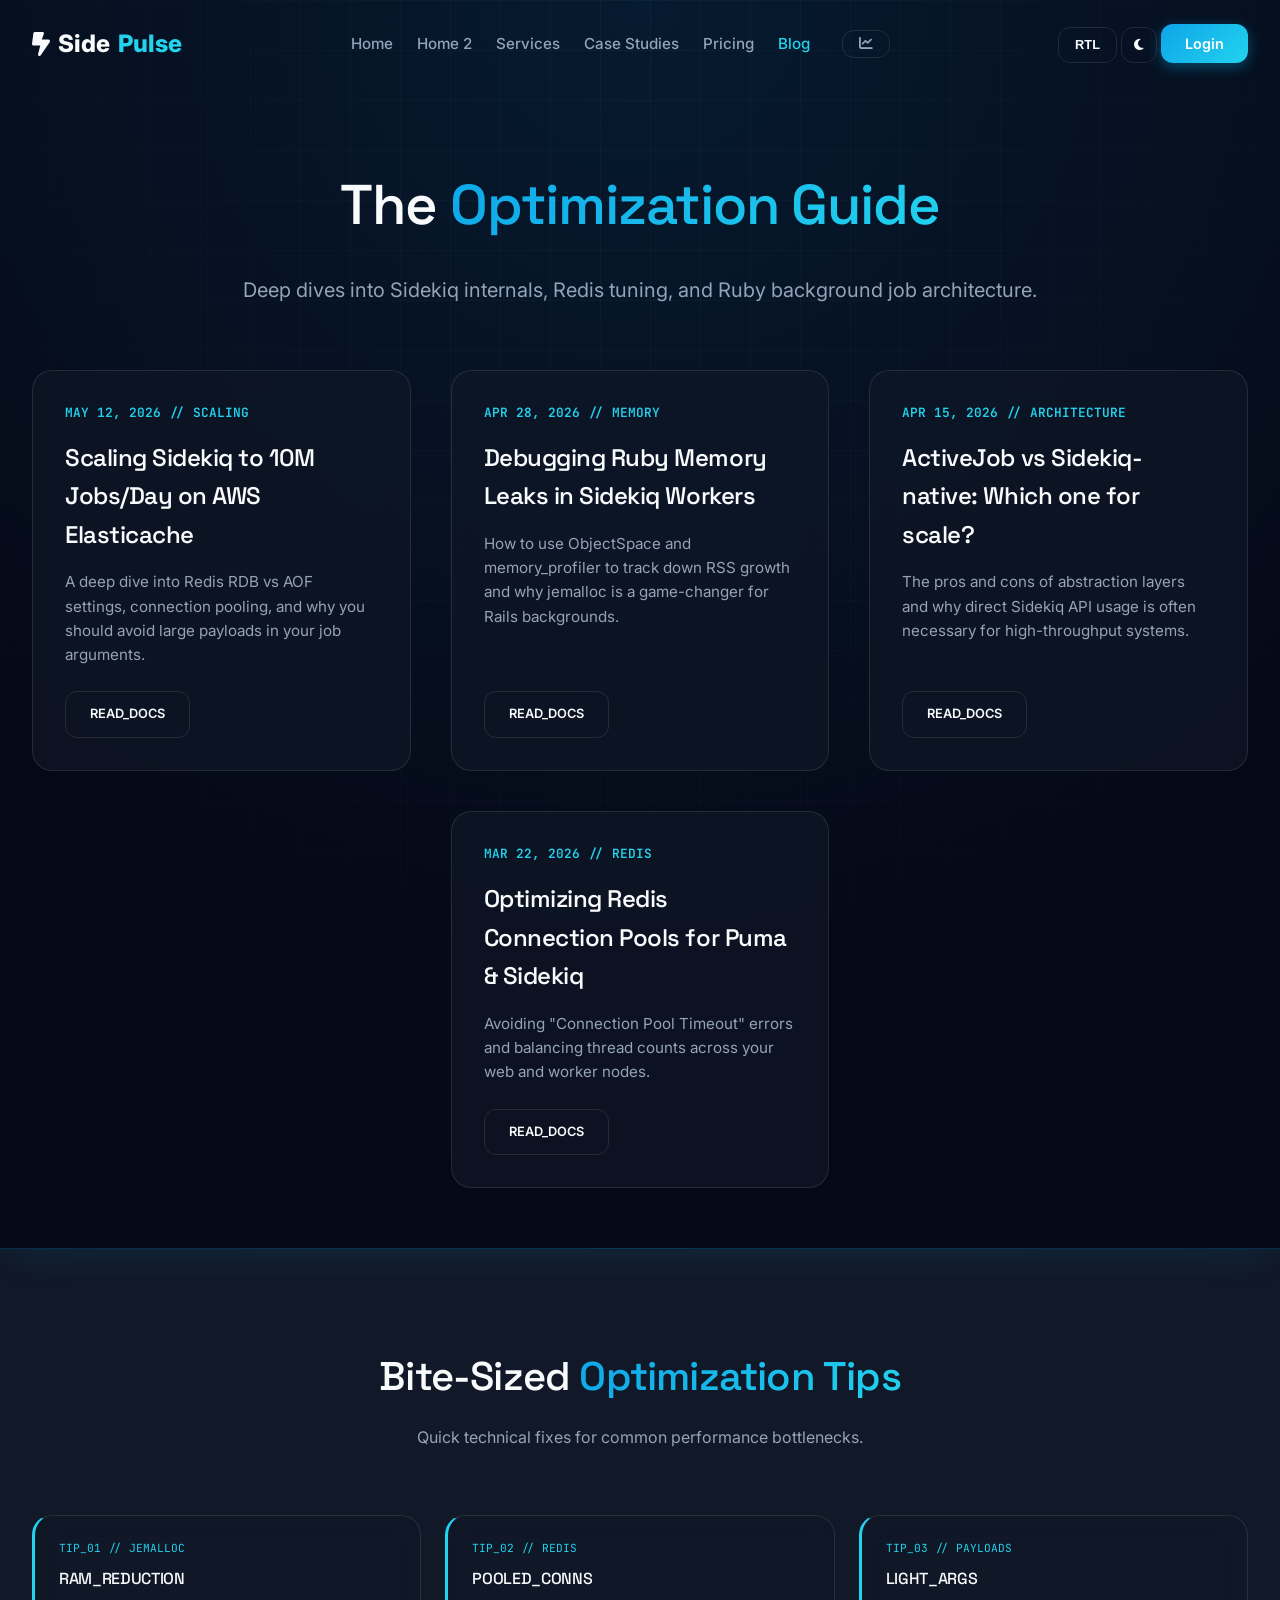
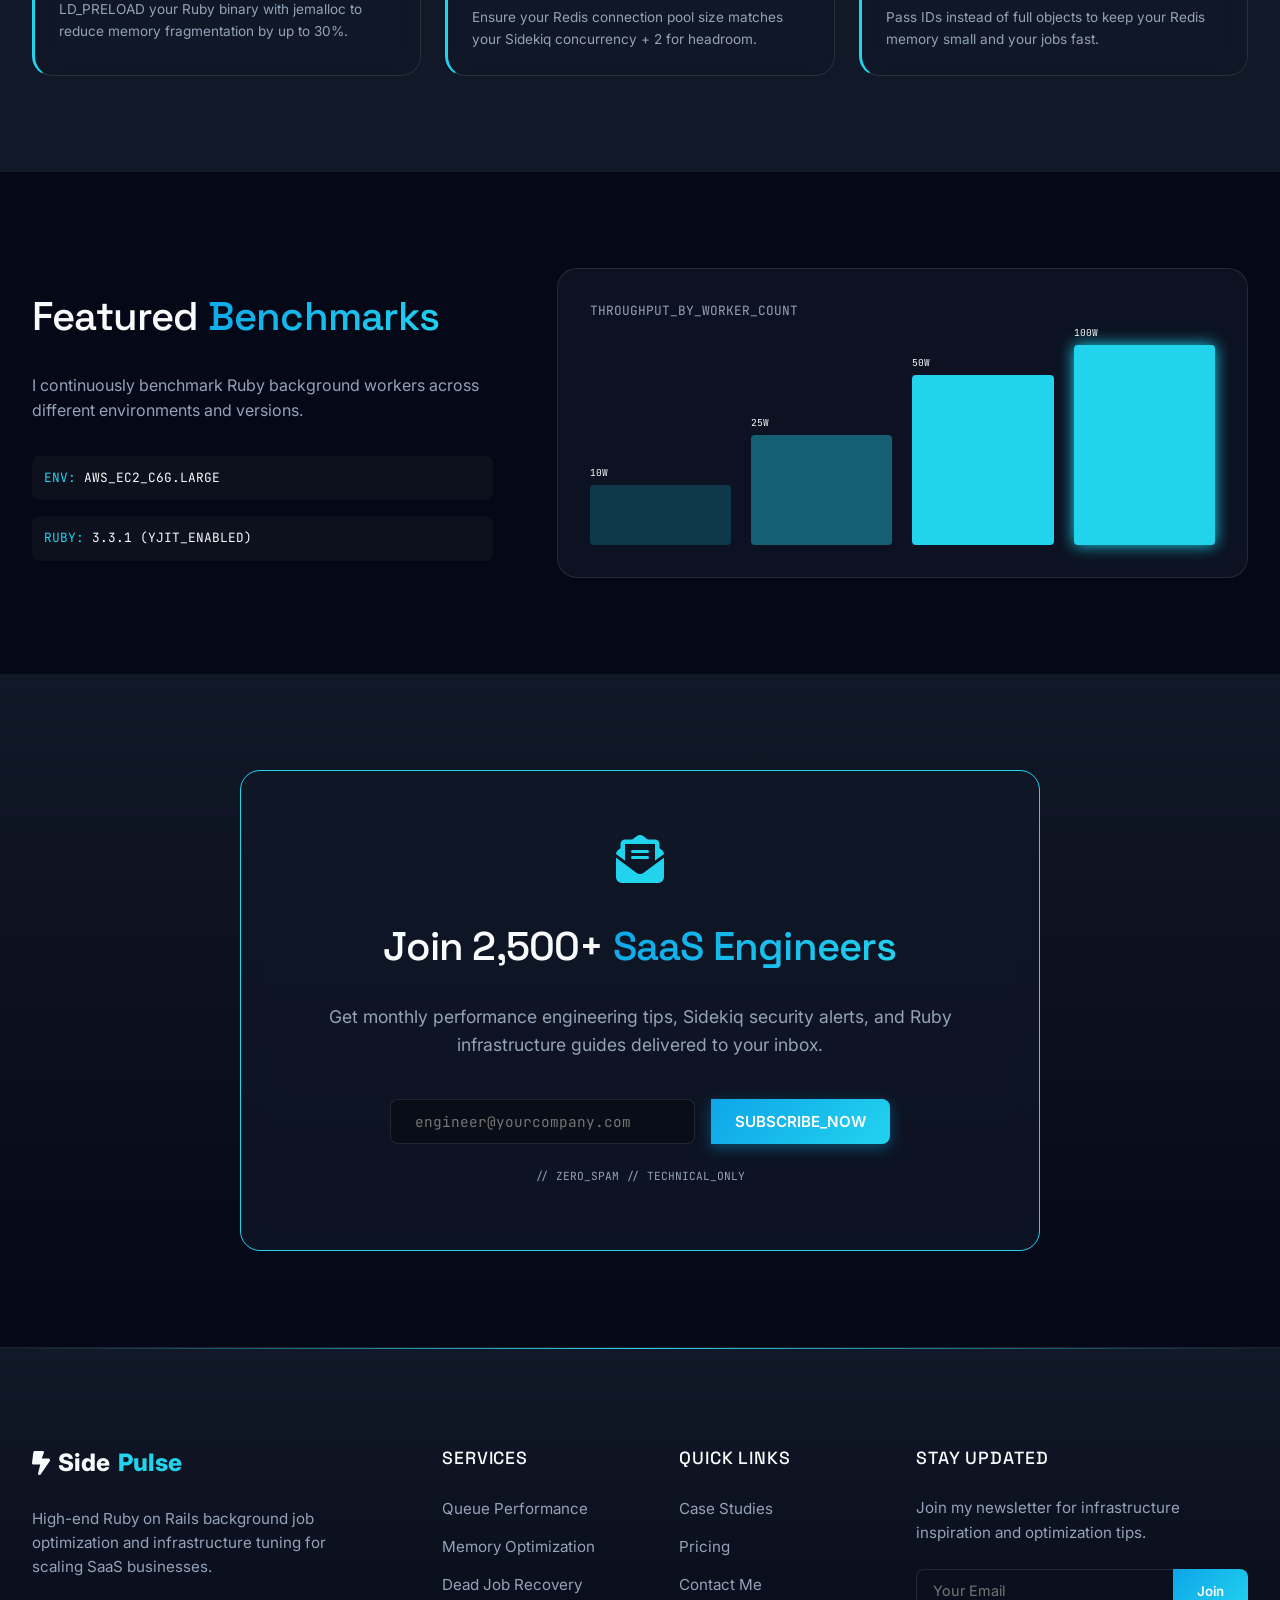
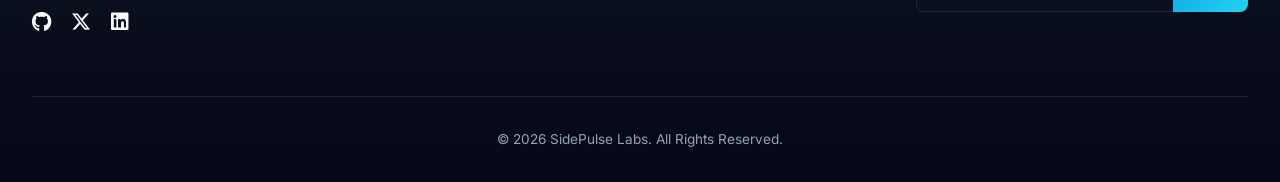
<file: blog.html>
<!DOCTYPE html>
<html lang="en">
<head>
    <meta charset="UTF-8">
    <meta name="viewport" content="width=device-width, initial-scale=1.0">
    <title>Technical Blog | SidePulse Insights</title>
    <link rel="icon" type="image/svg+xml" href="favicon.svg">
    <link rel="preconnect" href="https://fonts.googleapis.com">
    <link rel="preconnect" href="https://fonts.gstatic.com" crossorigin>
    <link href="https://fonts.googleapis.com/css2?family=Inter:wght@400;500;600;700&family=JetBrains+Mono:wght@400;700&family=Space+Grotesk:wght@500;700&display=swap" rel="stylesheet">
    <link rel="stylesheet" href="https://cdnjs.cloudflare.com/ajax/libs/font-awesome/6.4.0/css/all.min.css">
    <link rel="stylesheet" href="assets/css/style.css">
    <style>
        .responsive-grid-2 {
            display: grid;
            grid-template-columns: 1fr 1.5fr;
            gap: 4rem;
            align-items: center;
        }

          @media (min-width: 1025px) {
            .blog-hero-grid {
                grid-template-columns: repeat(3, minmax(0, 1fr)) !important;
            }
            .blog-hero-card {
                display: flex;
                flex-direction: column;
                height: 100%;
            }
            .blog-hero-grid > .blog-hero-card:last-child:nth-child(3n + 1) {
                grid-column: 2;
            }
            .blog-hero-btn {
                margin-top: auto;
                align-self: flex-start;
            }
          }

        @media (max-width: 1024px) {
            .responsive-grid-2 {
                grid-template-columns: 1fr;
                gap: 3rem;
                text-align: center;
            }
            .benchmarks-chart {
                margin: 0 auto;
                max-width: 500px;
            }
            .newsletter-form {
                flex-direction: column;
            }
            .newsletter-form button {
                width: 100%;
            }
        }

        @media (min-width: 641px) and (max-width: 1024px) {
            .tips-grid {
                grid-template-columns: repeat(2, minmax(0, 1fr)) !important;
            }
            .tips-grid .tips-card-third {
                grid-column: 1 / -1;
                justify-self: center;
                max-width: 360px;
                width: 100%;
            }
        }
    </style>
</head>
<body>

    <header id="header" class="scrolled">
        <div class="container">
            <nav>
                <a href="index.html" class="logo">
                    <i class="fa-solid fa-bolt-lightning"></i> Side<span>Pulse</span>
                </a>
                <ul class="nav-links">
                    <li><a href="index.html">Home</a></li>
                    <li><a href="home-2.html">Home 2</a></li>
                    <li><a href="services.html">Services</a></li>
                    <li><a href="case-studies.html">Case Studies</a></li>
                    <li><a href="pricing.html">Pricing</a></li>
                    <li><a href="blog.html" class="active">Blog</a></li>
                    <li><a href="dashboard.html" class="btn btn-outline" style="padding: 0.4rem 1rem; font-size: 0.85rem; margin-left: 0.5rem;"><i class="fa-solid fa-chart-line"></i></a></li>
                    <li class="header-actions-mobile" style="display: none; margin-top: 1rem;"><a href="login.html" class="btn btn-primary" style="width: 100%;" orientation="vertical">Login</a></li>
                </ul>
                <div class="header-actions">
                    <button id="rtlToggle" class="btn btn-outline" style="height: 36px; padding: 0 1rem; font-size: 0.8rem;">RTL</button>
                    <button id="themeToggle" class="btn btn-outline" style="width: 36px; height: 36px; padding: 0; font-size: 0.8rem;"><i class="fa-solid fa-moon"></i></button>
                    <a href="login.html" class="btn btn-primary" style="padding: 0.5rem 1.5rem; font-size: 0.9rem;">Login</a>
                    
                </div>
                <div id="mobileMenuToggle" class="mobile-menu-toggle">
                    <i class="fa-solid fa-bars"></i>
                </div>
            </nav>
        </div>
    </header>

    <main>
        <section class="page-hero" style="padding-top: 160px; padding-bottom: 60px;">
            <div class="container">
                <div style="max-width: 800px; margin: 0 auto 4rem; text-align: center;">
                    <h1 style="font-size: 3.5rem; margin-bottom: 1.5rem;">The <span class="text-gradient">Optimization Guide</span></h1>
                    <p class="text-secondary" style="font-size: 1.25rem;">Deep dives into Sidekiq internals, Redis tuning, and Ruby background job architecture.</p>
                </div>

                <div class="blog-hero-grid" style="display: grid; grid-template-columns: repeat(auto-fit, minmax(350px, 1fr)); gap: 2.5rem;">
                    
                    <!-- Blog 1 -->
                    <article class="glass-card blog-hero-card">
                        <div style="color: var(--accent); font-size: 0.8rem; font-weight: 600; margin-bottom: 1rem;" class="mono">MAY 12, 2026 // SCALING</div>
                        <h2 style="font-size: 1.5rem; margin-bottom: 1rem;">Scaling Sidekiq to 10M Jobs/Day on AWS Elasticache</h2>
                        <p class="text-secondary" style="margin-bottom: 1.5rem; font-size: 0.95rem;">A deep dive into Redis RDB vs AOF settings, connection pooling, and why you should avoid large payloads in your job arguments.</p>
                        <a href="#" class="btn btn-outline blog-hero-btn" style="font-size: 0.8rem;">READ_DOCS</a>
                    </article>

                    <!-- Blog 2 -->
                    <article class="glass-card blog-hero-card">
                        <div style="color: var(--accent); font-size: 0.8rem; font-weight: 600; margin-bottom: 1rem;" class="mono">APR 28, 2026 // MEMORY</div>
                        <h2 style="font-size: 1.5rem; margin-bottom: 1rem;">Debugging Ruby Memory Leaks in Sidekiq Workers</h2>
                        <p class="text-secondary" style="margin-bottom: 1.5rem; font-size: 0.95rem;">How to use ObjectSpace and memory_profiler to track down RSS growth and why jemalloc is a game-changer for Rails backgrounds.</p>
                        <a href="#" class="btn btn-outline blog-hero-btn" style="font-size: 0.8rem;">READ_DOCS</a>
                    </article>

                    <!-- Blog 3 -->
                    <article class="glass-card blog-hero-card">
                        <div style="color: var(--accent); font-size: 0.8rem; font-weight: 600; margin-bottom: 1rem;" class="mono">APR 15, 2026 // ARCHITECTURE</div>
                        <h2 style="font-size: 1.5rem; margin-bottom: 1rem;">ActiveJob vs Sidekiq-native: Which one for scale?</h2>
                        <p class="text-secondary" style="margin-bottom: 1.5rem; font-size: 0.95rem;">The pros and cons of abstraction layers and why direct Sidekiq API usage is often necessary for high-throughput systems.</p>
                        <a href="#" class="btn btn-outline blog-hero-btn" style="font-size: 0.8rem;">READ_DOCS</a>
                    </article>

                    <!-- Blog 4 -->
                    <article class="glass-card blog-hero-card">
                        <div style="color: var(--accent); font-size: 0.8rem; font-weight: 600; margin-bottom: 1rem;" class="mono">MAR 22, 2026 // REDIS</div>
                        <h2 style="font-size: 1.5rem; margin-bottom: 1rem;">Optimizing Redis Connection Pools for Puma & Sidekiq</h2>
                        <p class="text-secondary" style="margin-bottom: 1.5rem; font-size: 0.95rem;">Avoiding "Connection Pool Timeout" errors and balancing thread counts across your web and worker nodes.</p>
                        <a href="#" class="btn btn-outline blog-hero-btn" style="font-size: 0.8rem;">READ_DOCS</a>
                    </article>

                </div>
            </div>
        </section>

        <!-- Unique Section 1: Optimization Quick-Tips -->
        <section style="background: var(--surface); padding: 6rem 0;">
            <div class="container">
                <div style="text-align: center; margin-bottom: 4rem;">
                    <h2 style="font-size: 2.5rem; margin-bottom: 1rem;">Bite-Sized <span class="text-gradient">Optimization Tips</span></h2>
                    <p class="text-secondary">Quick technical fixes for common performance bottlenecks.</p>
                </div>
                <div class="tips-grid" style="display: grid; grid-template-columns: repeat(auto-fit, minmax(280px, 1fr)); gap: 1.5rem;">
                    <div class="glass-card" style="padding: 1.5rem; border-left: 3px solid var(--accent);">
                        <div class="mono" style="font-size: 0.7rem; color: var(--accent); margin-bottom: 0.5rem;">TIP_01 // JEMALLOC</div>
                        <h4 style="margin-bottom: 0.5rem;">RAM_REDUCTION</h4>
                        <p class="text-secondary" style="font-size: 0.85rem;">LD_PRELOAD your Ruby binary with jemalloc to reduce memory fragmentation by up to 30%.</p>
                    </div>
                    <div class="glass-card" style="padding: 1.5rem; border-left: 3px solid var(--accent);">
                        <div class="mono" style="font-size: 0.7rem; color: var(--accent); margin-bottom: 0.5rem;">TIP_02 // REDIS</div>
                        <h4 style="margin-bottom: 1rem;">POOLED_CONNS</h4>
                        <p class="text-secondary" style="font-size: 0.85rem;">Ensure your Redis connection pool size matches your Sidekiq concurrency + 2 for headroom.</p>
                    </div>
                    <div class="glass-card tips-card-third" style="padding: 1.5rem; border-left: 3px solid var(--accent);">
                        <div class="mono" style="font-size: 0.7rem; color: var(--accent); margin-bottom: 0.5rem;">TIP_03 // PAYLOADS</div>
                        <h4 style="margin-bottom: 1rem;">LIGHT_ARGS</h4>
                        <p class="text-secondary" style="font-size: 0.85rem;">Pass IDs instead of full objects to keep your Redis memory small and your jobs fast.</p>
                    </div>
                </div>
            </div>
        </section>

        <!-- Unique Section 2: Performance Benchmarks (Visual) -->
        <section style="padding: 6rem 0;">
            <div class="container">
                <div class="responsive-grid-2">
                    <div>
                        <h2 style="font-size: 2.5rem; margin-bottom: 1.5rem;">Featured <span class="text-gradient">Benchmarks</span></h2>
                        <p class="text-secondary" style="margin-bottom: 2rem;">I continuously benchmark Ruby background workers across different environments and versions.</p>
                        <div style="display: flex; flex-direction: column; gap: 1rem;">
                            <div class="mono" style="font-size: 0.8rem; padding: 0.75rem; background: rgba(255,255,255,0.03); border-radius: 0.5rem;">
                                <span style="color: var(--accent);">ENV:</span> AWS_EC2_C6G.LARGE
                            </div>
                            <div class="mono" style="font-size: 0.8rem; padding: 0.75rem; background: rgba(255,255,255,0.03); border-radius: 0.5rem;">
                                <span style="color: var(--accent);">RUBY:</span> 3.3.1 (YJIT_ENABLED)
                            </div>
                        </div>
                    </div>
                    <div class="glass-card benchmarks-chart" style="padding: 2rem;">
                        <div class="mono" style="font-size: 0.8rem; margin-bottom: 1.5rem; color: var(--text-secondary);">THROUGHPUT_BY_WORKER_COUNT</div>
                        <div style="height: 200px; display: flex; align-items: flex-end; gap: 20px;">
                            <div style="height: 30%; flex-grow: 1; background: rgba(34, 211, 238, 0.2); border-radius: 4px; position: relative;">
                                <span class="mono" style="position: absolute; top: -20px; left: 0; font-size: 0.6rem;">10W</span>
                            </div>
                            <div style="height: 55%; flex-grow: 1; background: rgba(34, 211, 238, 0.4); border-radius: 4px; position: relative;">
                                <span class="mono" style="position: absolute; top: -20px; left: 0; font-size: 0.6rem;">25W</span>
                            </div>
                            <div style="height: 85%; flex-grow: 1; background: var(--accent); border-radius: 4px; position: relative;">
                                <span class="mono" style="position: absolute; top: -20px; left: 0; font-size: 0.6rem;">50W</span>
                            </div>
                            <div style="height: 100%; flex-grow: 1; background: var(--accent); border-radius: 4px; position: relative; box-shadow: 0 0 15px var(--accent);">
                                <span class="mono" style="position: absolute; top: -20px; left: 0; font-size: 0.6rem;">100W</span>
                            </div>
                        </div>
                    </div>
                </div>
            </div>
        </section>

        <!-- Unique Section 3: Engineering Newsletter -->
        <section style="background: var(--gradient-dark); padding: 6rem 0;">
            <div class="container">
                <div class="glass-card" style="max-width: 800px; margin: 0 auto; text-align: center; padding: 4rem; border-color: var(--accent);">
                    <i class="fa-solid fa-envelope-open-text" style="font-size: 3rem; color: var(--accent); margin-bottom: 2rem;"></i>
                    <h2 style="font-size: 2.5rem; margin-bottom: 1.5rem;">Join 2,500+ <span class="text-gradient">SaaS Engineers</span></h2>
                    <p class="text-secondary" style="margin-bottom: 2.5rem; font-size: 1.1rem;">Get monthly performance engineering tips, Sidekiq security alerts, and Ruby infrastructure guides delivered to your inbox.</p>
                    <form class="newsletter-form" style="display: flex; gap: 1rem; max-width: 500px; margin: 0 auto;">
                        <input type="email" placeholder="engineer@yourcompany.com" style="flex-grow: 1; padding: 0.75rem 1.5rem; background: rgba(0,0,0,0.3); border: 1px solid var(--glass-border); border-radius: 0.5rem; color: white; font-family: 'JetBrains Mono', monospace;">
                        <button type="submit" class="btn btn-primary">SUBSCRIBE_NOW</button>
                    </form>
                    <p class="mono" style="font-size: 0.7rem; color: var(--text-secondary); margin-top: 1.5rem;">// ZERO_SPAM // TECHNICAL_ONLY</p>
                </div>
            </div>
        </section>
    </main>

        <footer class="main-footer">
        <div class="container">
            <div class="footer-grid">
                <!-- Column 1: Brand -->
                <div class="footer-brand">
                    <a href="index.html" class="logo">
                        <i class="fa-solid fa-bolt-lightning"></i> Side<span>Pulse</span>
                    </a>
                    <p style="margin-top: 1rem; margin-bottom: 2rem;">High-end Ruby on Rails background job optimization and infrastructure tuning for scaling SaaS businesses.</p>
                    <div class="social-links">
                        <a href="#" class="social-icon"><i class="fa-brands fa-github"></i></a>
                        <a href="#" class="social-icon"><i class="fa-brands fa-x-twitter"></i></a>
                        <a href="#" class="social-icon"><i class="fa-brands fa-linkedin"></i></a>
                    </div>
                </div>

                <!-- Column 2: Services -->
                <div class="footer-column">
                    <h4>Services</h4>
                    <ul class="footer-links">
                        <li><a href="services.html">Queue Performance</a></li>
                        <li><a href="services.html">Memory Optimization</a></li>
                        <li><a href="services.html">Dead Job Recovery</a></li>
                    </ul>
                </div>

                <!-- Column 3: Quick Links -->
                <div class="footer-column">
                    <h4>Quick Links</h4>
                    <ul class="footer-links">
                        <li><a href="case-studies.html">Case Studies</a></li>
                        <li><a href="pricing.html">Pricing</a></li>
                        <li><a href="contact.html">Contact Me</a></li>
                    </ul>
                </div>

                <!-- Column 4: Newsletter -->
                <div class="footer-column">
                    <h4>Stay Updated</h4>
                    <p class="text-secondary" style="font-size: 0.95rem; margin-bottom: 1rem;">Join my newsletter for infrastructure inspiration and optimization tips.</p>
                    <form class="newsletter-form">
                        <input type="email" placeholder="Your Email" required>
                        <button type="submit">Join</button>
                    </form>
                </div>
            </div>
            
            <div class="footer-bottom">
                <p>&copy; 2026 SidePulse Labs. All Rights Reserved.</p>
            </div>
        </div>
    </footer>

    <script src="assets/js/main.js"></script>
</body>
</html>
</file>
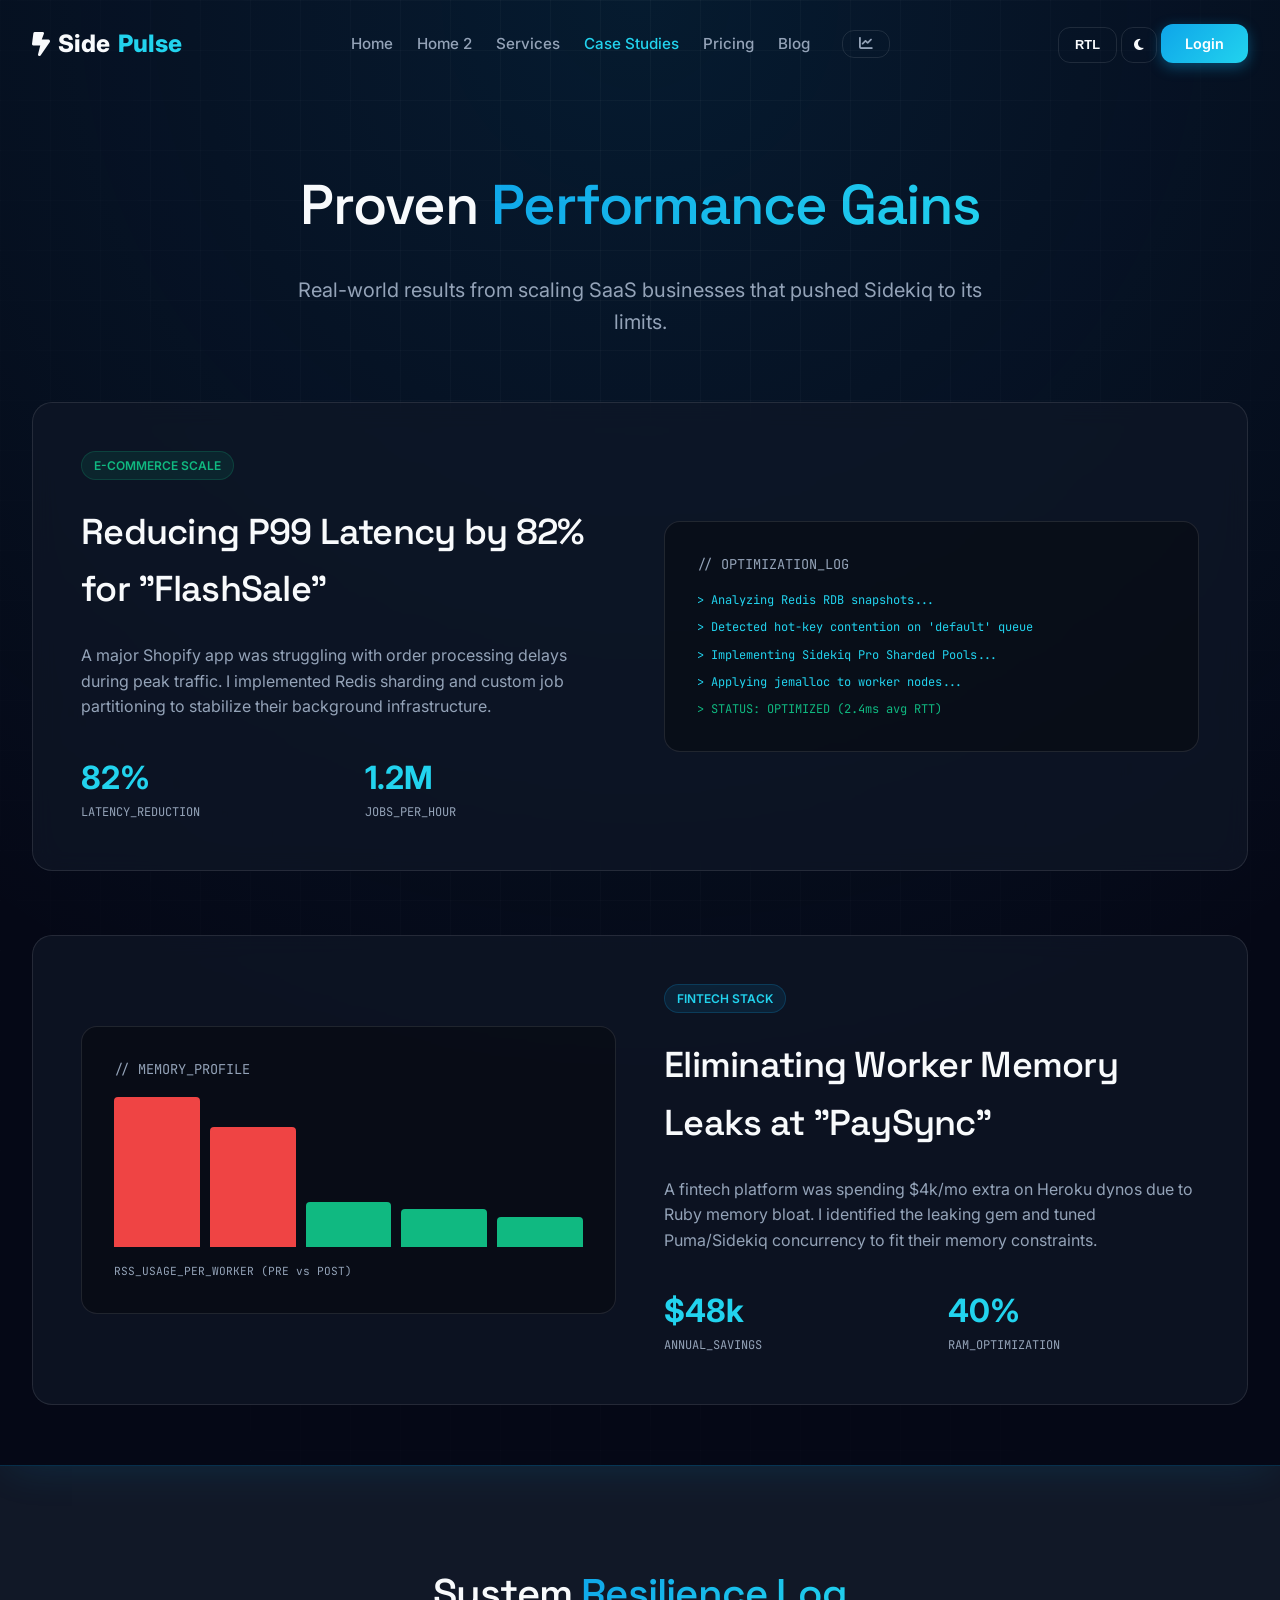
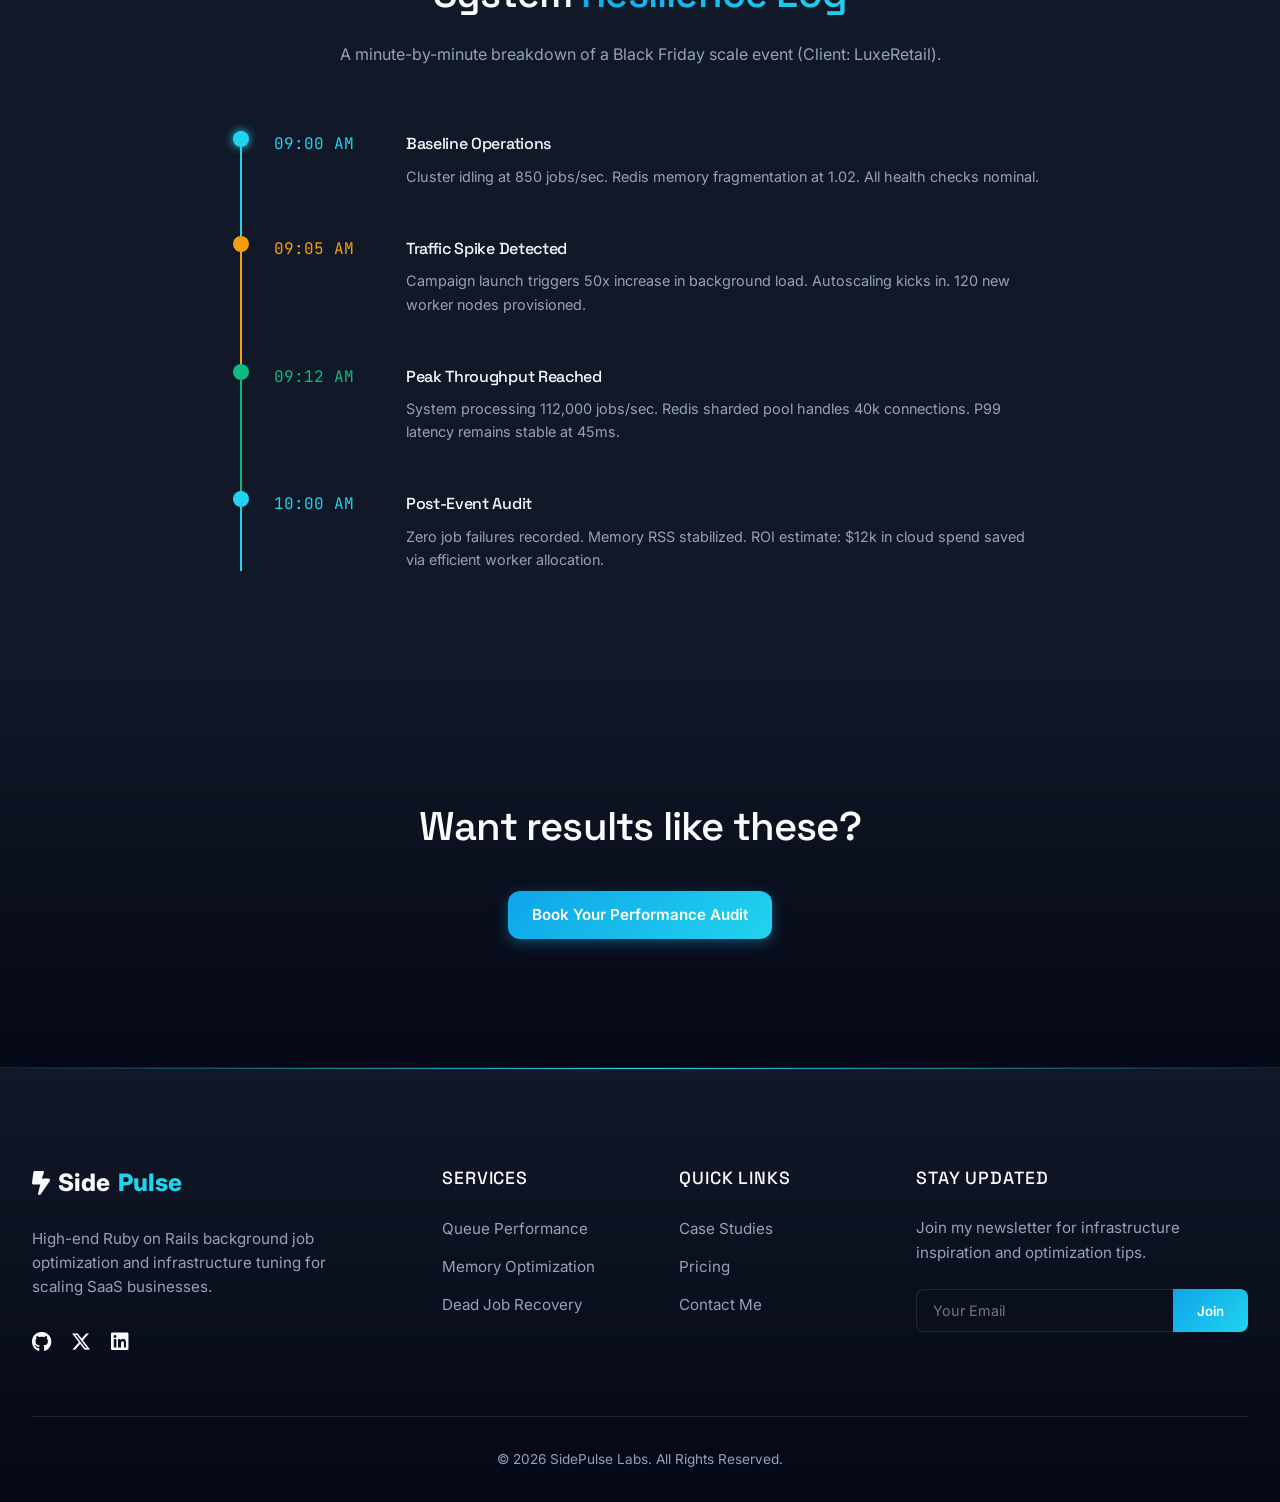
<file: case-studies.html>
<!DOCTYPE html>
<html lang="en">
<head>
    <meta charset="UTF-8">
    <meta name="viewport" content="width=device-width, initial-scale=1.0">
    <title>Case Studies | SidePulse Impact</title>
    <link rel="icon" type="image/svg+xml" href="favicon.svg">
    <link rel="preconnect" href="https://fonts.googleapis.com">
    <link rel="preconnect" href="https://fonts.gstatic.com" crossorigin>
    <link href="https://fonts.googleapis.com/css2?family=Inter:wght@400;500;600;700&family=JetBrains+Mono:wght@400;700&family=Space+Grotesk:wght@500;700&display=swap" rel="stylesheet">
    <link rel="stylesheet" href="https://cdnjs.cloudflare.com/ajax/libs/font-awesome/6.4.0/css/all.min.css">
    <link rel="stylesheet" href="assets/css/style.css">
    <style>
        .responsive-grid-2 {
            display: grid;
            grid-template-columns: 1fr 1fr;
            gap: 3rem;
            align-items: center;
        }

        body.light-theme .case-hero .case-log-panel {
            background: #1f2937 !important;
            border-color: rgba(34, 211, 238, 0.28) !important;
        }
        body.light-theme .case-hero .case-log-title {
            color: #cbd5e1 !important;
        }
        body.light-theme .case-hero .case-log-lines {
            color: #67e8f9 !important;
        }
        body.light-theme .case-hero .case-log-lines .case-log-success {
            color: #34d399 !important;
        }
        body.light-theme .case-hero .case-log-footnote {
            color: #cbd5e1 !important;
        }

        @media (max-width: 1024px) {
            .responsive-grid-2 {
                grid-template-columns: 1fr;
                text-align: center;
            }
            .responsive-grid-2 > div:first-child,
            .responsive-grid-2 > div:last-child {
                order: initial !important;
            }
            .case-study-stats {
                grid-template-columns: 1fr !important;
            }
        }
    </style>
</head>
<body>

    <header id="header" class="scrolled">
        <div class="container">
            <nav>
                <a href="index.html" class="logo">
                    <i class="fa-solid fa-bolt-lightning"></i> Side<span>Pulse</span>
                </a>
                <ul class="nav-links">
                    <li><a href="index.html">Home</a></li>
                    <li><a href="home-2.html">Home 2</a></li>
                    <li><a href="services.html">Services</a></li>
                    <li><a href="case-studies.html" class="active">Case Studies</a></li>
                    <li><a href="pricing.html">Pricing</a></li>
                    <li><a href="blog.html">Blog</a></li>
                    <li><a href="dashboard.html" class="btn btn-outline" style="padding: 0.4rem 1rem; font-size: 0.85rem; margin-left: 0.5rem;"><i class="fa-solid fa-chart-line"></i></a></li>
                    <li class="header-actions-mobile" style="display: none; margin-top: 1rem;"><a href="login.html" class="btn btn-primary" style="width: 100%;" orientation="vertical">Login</a></li>
                </ul>
                <div class="header-actions">
                    <button id="rtlToggle" class="btn btn-outline" style="height: 36px; padding: 0 1rem; font-size: 0.8rem;">RTL</button>
                    <button id="themeToggle" class="btn btn-outline" style="width: 36px; height: 36px; padding: 0; font-size: 0.8rem;"><i class="fa-solid fa-moon"></i></button>
                    <a href="login.html" class="btn btn-primary" style="padding: 0.5rem 1.5rem; font-size: 0.9rem;">Login</a>
                    
                </div>
                <div id="mobileMenuToggle" class="mobile-menu-toggle">
                    <i class="fa-solid fa-bars"></i>
                </div>
            </nav>
        </div>
    </header>

    <main>
        <section class="case-hero page-hero" style="padding-top: 160px; padding-bottom: 60px;">
            <div class="container">
                <div style="text-align: center; margin-bottom: 4rem;">
                    <h1 style="font-size: 3.5rem; margin-bottom: 1.5rem;">Proven <span class="text-gradient">Performance Gains</span></h1>
                    <p class="text-secondary" style="max-width: 700px; margin: 0 auto; font-size: 1.25rem;">Real-world results from scaling SaaS businesses that pushed Sidekiq to its limits.</p>
                </div>

                <div style="display: flex; flex-direction: column; gap: 4rem;">
                    
                    <!-- Case Study 1 -->
                    <div class="glass-card responsive-grid-2" style="padding: 3rem;">
                        <div>
                            <div class="badge" style="display: inline-block; padding: 0.25rem 0.75rem; background: rgba(16, 185, 129, 0.1); border: 1px solid rgba(16, 185, 129, 0.2); border-radius: 100px; color: var(--success); font-size: 0.75rem; font-weight: 600; margin-bottom: 1.5rem;">E-COMMERCE SCALE</div>
                            <h2 style="font-size: 2.25rem; margin-bottom: 1.5rem;">Reducing P99 Latency by 82% for "FlashSale"</h2>
                            <p class="text-secondary" style="margin-bottom: 2rem;">A major Shopify app was struggling with order processing delays during peak traffic. I implemented Redis sharding and custom job partitioning to stabilize their background infrastructure.</p>
                            <div class="case-study-stats" style="display: grid; grid-template-columns: 1fr 1fr; gap: 2rem;">
                                <div>
                                    <div style="font-size: 2rem; font-weight: 700; color: var(--accent);">82%</div>
                                    <div class="text-secondary mono" style="font-size: 0.75rem;">LATENCY_REDUCTION</div>
                                </div>
                                <div>
                                    <div style="font-size: 2rem; font-weight: 700; color: var(--accent);">1.2M</div>
                                    <div class="text-secondary mono" style="font-size: 0.75rem;">JOBS_PER_HOUR</div>
                                </div>
                            </div>
                        </div>
                        <div class="case-log-panel" style="background: rgba(0,0,0,0.3); border-radius: 1rem; padding: 2rem; border: 1px solid var(--glass-border);">
                            <div class="mono case-log-title" style="font-size: 0.85rem; color: var(--text-secondary); margin-bottom: 1rem;">// OPTIMIZATION_LOG</div>
                            <div class="mono case-log-lines" style="font-size: 0.75rem; color: var(--accent); display: flex; flex-direction: column; gap: 0.5rem;">
                                <div>> Analyzing Redis RDB snapshots...</div>
                                <div>> Detected hot-key contention on 'default' queue</div>
                                <div>> Implementing Sidekiq Pro Sharded Pools...</div>
                                <div>> Applying jemalloc to worker nodes...</div>
                                <div class="case-log-success" style="color: var(--success);">> STATUS: OPTIMIZED (2.4ms avg RTT)</div>
                            </div>
                        </div>
                    </div>

                    <!-- Case Study 2 -->
                    <div class="glass-card responsive-grid-2" style="padding: 3rem;">
                         <div class="case-log-panel" style="background: rgba(0,0,0,0.3); border-radius: 1rem; padding: 2rem; border: 1px solid var(--glass-border); order: 1;">
                            <div class="mono case-log-title" style="font-size: 0.85rem; color: var(--text-secondary); margin-bottom: 1rem;">// MEMORY_PROFILE</div>
                            <div style="height: 150px; display: flex; align-items: flex-end; gap: 10px;">
                                <div style="height: 100%; width: 20%; background: var(--error); border-radius: 4px 4px 0 0;"></div>
                                <div style="height: 80%; width: 20%; background: var(--error); border-radius: 4px 4px 0 0;"></div>
                                <div style="height: 30%; width: 20%; background: var(--success); border-radius: 4px 4px 0 0;"></div>
                                <div style="height: 25%; width: 20%; background: var(--success); border-radius: 4px 4px 0 0;"></div>
                                <div style="height: 20%; width: 20%; background: var(--success); border-radius: 4px 4px 0 0;"></div>
                            </div>
                            <div class="text-secondary mono case-log-footnote" style="font-size: 0.7rem; margin-top: 1rem;">RSS_USAGE_PER_WORKER (PRE vs POST)</div>
                        </div>
                        <div style="order: 2;">
                            <div class="badge" style="display: inline-block; padding: 0.25rem 0.75rem; background: rgba(14, 165, 233, 0.1); border: 1px solid rgba(14, 165, 233, 0.2); border-radius: 100px; color: var(--accent); font-size: 0.75rem; font-weight: 600; margin-bottom: 1.5rem;">FINTECH STACK</div>
                            <h2 style="font-size: 2.25rem; margin-bottom: 1.5rem;">Eliminating Worker Memory Leaks at "PaySync"</h2>
                            <p class="text-secondary" style="margin-bottom: 2rem;">A fintech platform was spending $4k/mo extra on Heroku dynos due to Ruby memory bloat. I identified the leaking gem and tuned Puma/Sidekiq concurrency to fit their memory constraints.</p>
                            <div class="case-study-stats" style="display: grid; grid-template-columns: 1fr 1fr; gap: 2rem;">
                                <div>
                                    <div style="font-size: 2rem; font-weight: 700; color: var(--accent);">$48k</div>
                                    <div class="text-secondary mono" style="font-size: 0.75rem;">ANNUAL_SAVINGS</div>
                                </div>
                                <div>
                                    <div style="font-size: 2rem; font-weight: 700; color: var(--accent);">40%</div>
                                    <div class="text-secondary mono" style="font-size: 0.75rem;">RAM_OPTIMIZATION</div>
                                </div>
                            </div>
                        </div>
                    </div>

                </div>
            </div>
        </section>

        <!-- Unique Section: The Resilience Log -->
        <section style="background: var(--surface); padding: 6rem 0;">
            <div class="container">
                <div style="text-align: center; margin-bottom: 4rem;">
                    <h2 style="font-size: 2.5rem; margin-bottom: 1rem;">System <span class="text-gradient">Resilience Log</span></h2>
                    <p class="text-secondary">A minute-by-minute breakdown of a Black Friday scale event (Client: LuxeRetail).</p>
                </div>

                <div style="max-width: 800px; margin: 0 auto; display: flex; flex-direction: column; gap: 0;">
                    <div style="display: flex; gap: 2rem; border-left: 2px solid var(--accent); padding-left: 2rem; padding-bottom: 3rem; position: relative;">
                        <div style="position: absolute; left: -9px; top: 0; width: 16px; height: 16px; background: var(--accent); border-radius: 50%; box-shadow: 0 0 10px var(--accent);"></div>
                        <div class="mono" style="color: var(--accent); width: 100px; flex-shrink: 0;">09:00 AM</div>
                        <div>
                            <h4 style="margin-bottom: 0.5rem;">Baseline Operations</h4>
                            <p class="text-secondary" style="font-size: 0.9rem;">Cluster idling at 850 jobs/sec. Redis memory fragmentation at 1.02. All health checks nominal.</p>
                        </div>
                    </div>
                    <div style="display: flex; gap: 2rem; border-left: 2px solid var(--warning); padding-left: 2rem; padding-bottom: 3rem; position: relative;">
                        <div style="position: absolute; left: -9px; top: 0; width: 16px; height: 16px; background: var(--warning); border-radius: 50%;"></div>
                        <div class="mono" style="color: var(--warning); width: 100px; flex-shrink: 0;">09:05 AM</div>
                        <div>
                            <h4 style="margin-bottom: 0.5rem;">Traffic Spike Detected</h4>
                            <p class="text-secondary" style="font-size: 0.9rem;">Campaign launch triggers 50x increase in background load. Autoscaling kicks in. 120 new worker nodes provisioned.</p>
                        </div>
                    </div>
                    <div style="display: flex; gap: 2rem; border-left: 2px solid var(--success); padding-left: 2rem; padding-bottom: 3rem; position: relative;">
                        <div style="position: absolute; left: -9px; top: 0; width: 16px; height: 16px; background: var(--success); border-radius: 50%;"></div>
                        <div class="mono" style="color: var(--success); width: 100px; flex-shrink: 0;">09:12 AM</div>
                        <div>
                            <h4 style="margin-bottom: 0.5rem;">Peak Throughput Reached</h4>
                            <p class="text-secondary" style="font-size: 0.9rem;">System processing 112,000 jobs/sec. Redis sharded pool handles 40k connections. P99 latency remains stable at 45ms.</p>
                        </div>
                    </div>
                    <div style="display: flex; gap: 2rem; border-left: 2px solid var(--accent); padding-left: 2rem; position: relative;">
                        <div style="position: absolute; left: -9px; top: 0; width: 16px; height: 16px; background: var(--accent); border-radius: 50%;"></div>
                        <div class="mono" style="color: var(--accent); width: 100px; flex-shrink: 0;">10:00 AM</div>
                        <div>
                            <h4 style="margin-bottom: 0.5rem;">Post-Event Audit</h4>
                            <p class="text-secondary" style="font-size: 0.9rem;">Zero job failures recorded. Memory RSS stabilized. ROI estimate: $12k in cloud spend saved via efficient worker allocation.</p>
                        </div>
                    </div>
                </div>
            </div>
        </section>

        <!-- CTA -->
        <section style="background: var(--gradient-dark);">
            <div class="container" style="text-align: center;">
                <h2 style="font-size: 2.5rem; margin-bottom: 2rem;">Want results like these?</h2>
                <a href="contact.html" class="btn btn-primary btn-lg">Book Your Performance Audit</a>
            </div>
        </section>
    </main>

        <footer class="main-footer">
        <div class="container">
            <div class="footer-grid">
                <!-- Column 1: Brand -->
                <div class="footer-brand">
                    <a href="index.html" class="logo">
                        <i class="fa-solid fa-bolt-lightning"></i> Side<span>Pulse</span>
                    </a>
                    <p style="margin-top: 1rem; margin-bottom: 2rem;">High-end Ruby on Rails background job optimization and infrastructure tuning for scaling SaaS businesses.</p>
                    <div class="social-links">
                        <a href="#" class="social-icon"><i class="fa-brands fa-github"></i></a>
                        <a href="#" class="social-icon"><i class="fa-brands fa-x-twitter"></i></a>
                        <a href="#" class="social-icon"><i class="fa-brands fa-linkedin"></i></a>
                    </div>
                </div>

                <!-- Column 2: Services -->
                <div class="footer-column">
                    <h4>Services</h4>
                    <ul class="footer-links">
                        <li><a href="services.html">Queue Performance</a></li>
                        <li><a href="services.html">Memory Optimization</a></li>
                        <li><a href="services.html">Dead Job Recovery</a></li>
                    </ul>
                </div>

                <!-- Column 3: Quick Links -->
                <div class="footer-column">
                    <h4>Quick Links</h4>
                    <ul class="footer-links">
                        <li><a href="case-studies.html">Case Studies</a></li>
                        <li><a href="pricing.html">Pricing</a></li>
                        <li><a href="contact.html">Contact Me</a></li>
                    </ul>
                </div>

                <!-- Column 4: Newsletter -->
                <div class="footer-column">
                    <h4>Stay Updated</h4>
                    <p class="text-secondary" style="font-size: 0.95rem; margin-bottom: 1rem;">Join my newsletter for infrastructure inspiration and optimization tips.</p>
                    <form class="newsletter-form">
                        <input type="email" placeholder="Your Email" required>
                        <button type="submit">Join</button>
                    </form>
                </div>
            </div>
            
            <div class="footer-bottom">
                <p>&copy; 2026 SidePulse Labs. All Rights Reserved.</p>
            </div>
        </div>
    </footer>

    <script src="assets/js/main.js"></script>
</body>
</html>
</file>
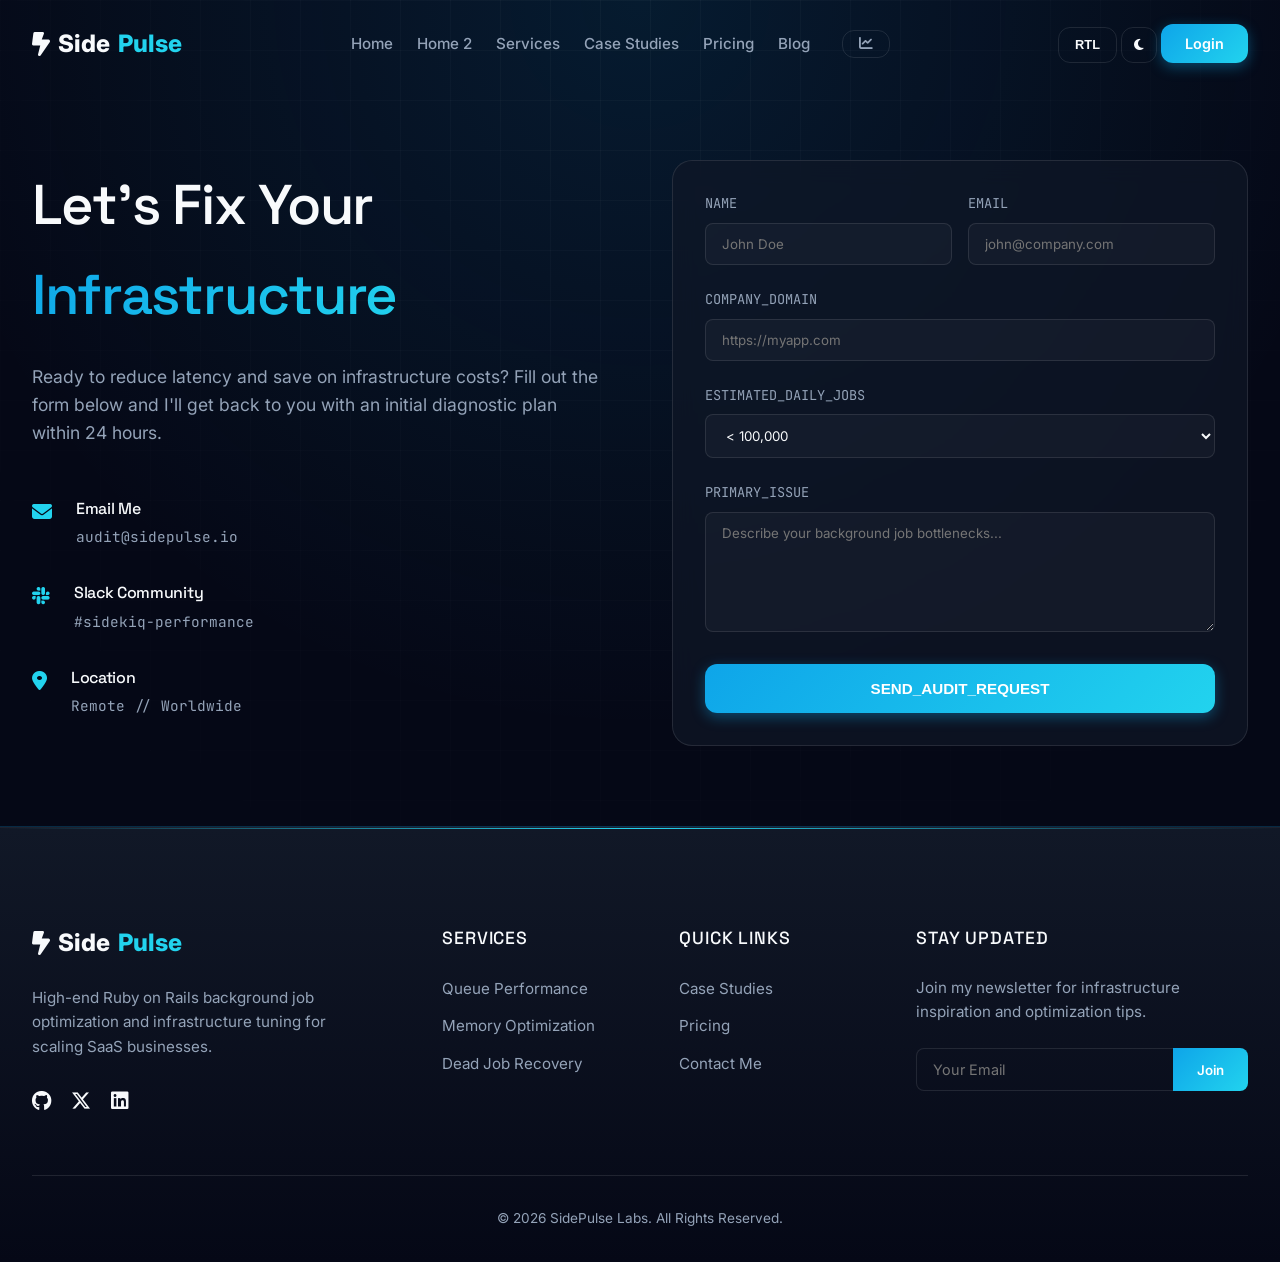
<file: contact.html>
<!DOCTYPE html>
<html lang="en">
<head>
    <meta charset="UTF-8">
    <meta name="viewport" content="width=device-width, initial-scale=1.0">
    <title>Book Audit | SidePulse Optimization</title>
    <link rel="icon" type="image/svg+xml" href="favicon.svg">
    <link rel="preconnect" href="https://fonts.googleapis.com">
    <link rel="preconnect" href="https://fonts.gstatic.com" crossorigin>
    <link href="https://fonts.googleapis.com/css2?family=Inter:wght@400;500;600;700&family=JetBrains+Mono:wght@400;700&family=Space+Grotesk:wght@500;700&display=swap" rel="stylesheet">
    <link rel="stylesheet" href="https://cdnjs.cloudflare.com/ajax/libs/font-awesome/6.4.0/css/all.min.css">
    <link rel="stylesheet" href="assets/css/style.css">
    <style>
        .form-group { margin-bottom: 1.5rem; }
        .form-label { display: block; margin-bottom: 0.5rem; color: var(--text-secondary); font-size: 0.85rem; font-family: 'JetBrains Mono', monospace; }
        .form-input {
            width: 100%;
            padding: 0.75rem 1rem;
            background: rgba(255, 255, 255, 0.03);
            border: 1px solid var(--glass-border);
            border-radius: 0.5rem;
            color: var(--text-primary);
            font-family: inherit;
            transition: all 0.3s ease;
        }
        .form-input:focus {
            outline: none;
            border-color: var(--accent);
            background: rgba(34, 211, 238, 0.05);
            box-shadow: 0 0 10px rgba(34, 211, 238, 0.1);
        }
        textarea.form-input { min-height: 120px; resize: vertical; }
        .contact-grid { display: grid; grid-template-columns: 1fr 1fr; gap: 4rem; }
        @media (max-width: 768px) { .contact-grid { grid-template-columns: 1fr; } }
    </style>
</head>
<body>

    <header id="header" class="scrolled">
        <div class="container">
            <nav>
                <a href="index.html" class="logo">
                    <i class="fa-solid fa-bolt-lightning"></i> Side<span>Pulse</span>
                </a>
                <ul class="nav-links">
                    <li><a href="index.html">Home</a></li>
                    <li><a href="home-2.html">Home 2</a></li>
                    <li><a href="services.html">Services</a></li>
                    <li><a href="case-studies.html">Case Studies</a></li>
                    <li><a href="pricing.html">Pricing</a></li>
                    <li><a href="blog.html">Blog</a></li>
                    <li><a href="dashboard.html" class="btn btn-outline" style="padding: 0.4rem 1rem; font-size: 0.85rem; margin-left: 0.5rem;"><i class="fa-solid fa-chart-line"></i></a></li>
                    <li class="header-actions-mobile" style="display: none; margin-top: 1rem;"><a href="login.html" class="btn btn-primary" style="width: 100%;" orientation="vertical">Login</a></li>
                </ul>
                <div class="header-actions">
                    <button id="rtlToggle" class="btn btn-outline" style="height: 36px; padding: 0 1rem; font-size: 0.8rem;">RTL</button>
                    <button id="themeToggle" class="btn btn-outline" style="width: 36px; height: 36px; padding: 0; font-size: 0.8rem;"><i class="fa-solid fa-moon"></i></button>
                    <a href="login.html" class="btn btn-primary" style="padding: 0.5rem 1.5rem; font-size: 0.9rem;">Login</a>
                    
                </div>
                <div id="mobileMenuToggle" class="mobile-menu-toggle">
                    <i class="fa-solid fa-bars"></i>
                </div>
            </nav>
        </div>
    </header>

    <main>
        <section class="page-hero" style="padding-top: 160px; padding-bottom: 80px;">
            <div class="container">
                <div class="contact-grid">
                    <div>
                        <h1 style="font-size: 3.5rem; margin-bottom: 1.5rem;">Let's Fix Your <span class="text-gradient">Infrastructure</span></h1>
                        <p class="text-secondary" style="font-size: 1.1rem; margin-bottom: 3rem;">Ready to reduce latency and save on infrastructure costs? Fill out the form below and I'll get back to you with an initial diagnostic plan within 24 hours.</p>
                        
                        <div style="display: flex; flex-direction: column; gap: 2rem;">
                            <div style="display: flex; gap: 1.5rem; align-items: flex-start;">
                                <div style="color: var(--accent); font-size: 1.25rem;"><i class="fa-solid fa-envelope"></i></div>
                                <div>
                                    <h4 style="margin-bottom: 0.25rem;">Email Me</h4>
                                    <p class="text-secondary mono" style="font-size: 0.9rem;">audit@sidepulse.io</p>
                                </div>
                            </div>
                            <div style="display: flex; gap: 1.5rem; align-items: flex-start;">
                                <div style="color: var(--accent); font-size: 1.25rem;"><i class="fa-brands fa-slack"></i></div>
                                <div>
                                    <h4 style="margin-bottom: 0.25rem;">Slack Community</h4>
                                    <p class="text-secondary mono" style="font-size: 0.9rem;">#sidekiq-performance</p>
                                </div>
                            </div>
                            <div style="display: flex; gap: 1.5rem; align-items: flex-start;">
                                <div style="color: var(--accent); font-size: 1.25rem;"><i class="fa-solid fa-location-dot"></i></div>
                                <div>
                                    <h4 style="margin-bottom: 0.25rem;">Location</h4>
                                    <p class="text-secondary mono" style="font-size: 0.9rem;">Remote // Worldwide</p>
                                </div>
                            </div>
                        </div>
                    </div>

                    <div class="glass-card">
                        <form id="auditForm">
                            <div style="display: grid; grid-template-columns: 1fr 1fr; gap: 1rem;">
                                <div class="form-group">
                                    <label class="form-label">NAME</label>
                                    <input type="text" class="form-input" placeholder="John Doe" required>
                                </div>
                                <div class="form-group">
                                    <label class="form-label">EMAIL</label>
                                    <input type="email" class="form-input" placeholder="john@company.com" required>
                                </div>
                            </div>
                            <div class="form-group">
                                <label class="form-label">COMPANY_DOMAIN</label>
                                <input type="text" class="form-input" placeholder="https://myapp.com">
                            </div>
                            <div class="form-group">
                                <label class="form-label">ESTIMATED_DAILY_JOBS</label>
                                <select class="form-input">
                                    <option value="<100k">&lt; 100,000</option>
                                    <option value="100k-1M">100,000 - 1,000,000</option>
                                    <option value="1M-10M">1,000,000 - 10,000,000</option>
                                    <option value=">10M">> 10,000,000</option>
                                </select>
                            </div>
                            <div class="form-group">
                                <label class="form-label">PRIMARY_ISSUE</label>
                                <textarea class="form-input" placeholder="Describe your background job bottlenecks..."></textarea>
                            </div>
                            <button type="submit" class="btn btn-primary" style="width: 100%; padding: 1rem;">SEND_AUDIT_REQUEST</button>
                        </form>
                        <div id="successMessage" style="display: none; text-align: center; padding: 2rem;">
                            <i class="fa-solid fa-circle-check" style="color: var(--success); font-size: 3rem; margin-bottom: 1rem;"></i>
                            <h3>Request Received</h3>
                            <p class="text-secondary mono" style="font-size: 0.8rem; margin-top: 0.5rem;">TRANS_ID: 9x82k-audit-init</p>
                        </div>
                    </div>
                </div>
            </div>
        </section>
    </main>

        <footer class="main-footer">
        <div class="container">
            <div class="footer-grid">
                <!-- Column 1: Brand -->
                <div class="footer-brand">
                    <a href="index.html" class="logo">
                        <i class="fa-solid fa-bolt-lightning"></i> Side<span>Pulse</span>
                    </a>
                    <p style="margin-top: 1rem; margin-bottom: 2rem;">High-end Ruby on Rails background job optimization and infrastructure tuning for scaling SaaS businesses.</p>
                    <div class="social-links">
                        <a href="#" class="social-icon"><i class="fa-brands fa-github"></i></a>
                        <a href="#" class="social-icon"><i class="fa-brands fa-x-twitter"></i></a>
                        <a href="#" class="social-icon"><i class="fa-brands fa-linkedin"></i></a>
                    </div>
                </div>

                <!-- Column 2: Services -->
                <div class="footer-column">
                    <h4>Services</h4>
                    <ul class="footer-links">
                        <li><a href="services.html">Queue Performance</a></li>
                        <li><a href="services.html">Memory Optimization</a></li>
                        <li><a href="services.html">Dead Job Recovery</a></li>
                    </ul>
                </div>

                <!-- Column 3: Quick Links -->
                <div class="footer-column">
                    <h4>Quick Links</h4>
                    <ul class="footer-links">
                        <li><a href="case-studies.html">Case Studies</a></li>
                        <li><a href="pricing.html">Pricing</a></li>
                        <li><a href="contact.html">Contact Me</a></li>
                    </ul>
                </div>

                <!-- Column 4: Newsletter -->
                <div class="footer-column">
                    <h4>Stay Updated</h4>
                    <p class="text-secondary" style="font-size: 0.95rem; margin-bottom: 1rem;">Join my newsletter for infrastructure inspiration and optimization tips.</p>
                    <form class="newsletter-form">
                        <input type="email" placeholder="Your Email" required>
                        <button type="submit">Join</button>
                    </form>
                </div>
            </div>
            
            <div class="footer-bottom">
                <p>&copy; 2026 SidePulse Labs. All Rights Reserved.</p>
            </div>
        </div>
    </footer>

    <script>
        document.getElementById('auditForm').addEventListener('submit', (e) => {
            e.preventDefault();
            document.getElementById('auditForm').style.display = 'none';
            document.getElementById('successMessage').style.display = 'block';
        });
    </script>
    <script src="assets/js/main.js"></script>
</body>
</html>
</file>
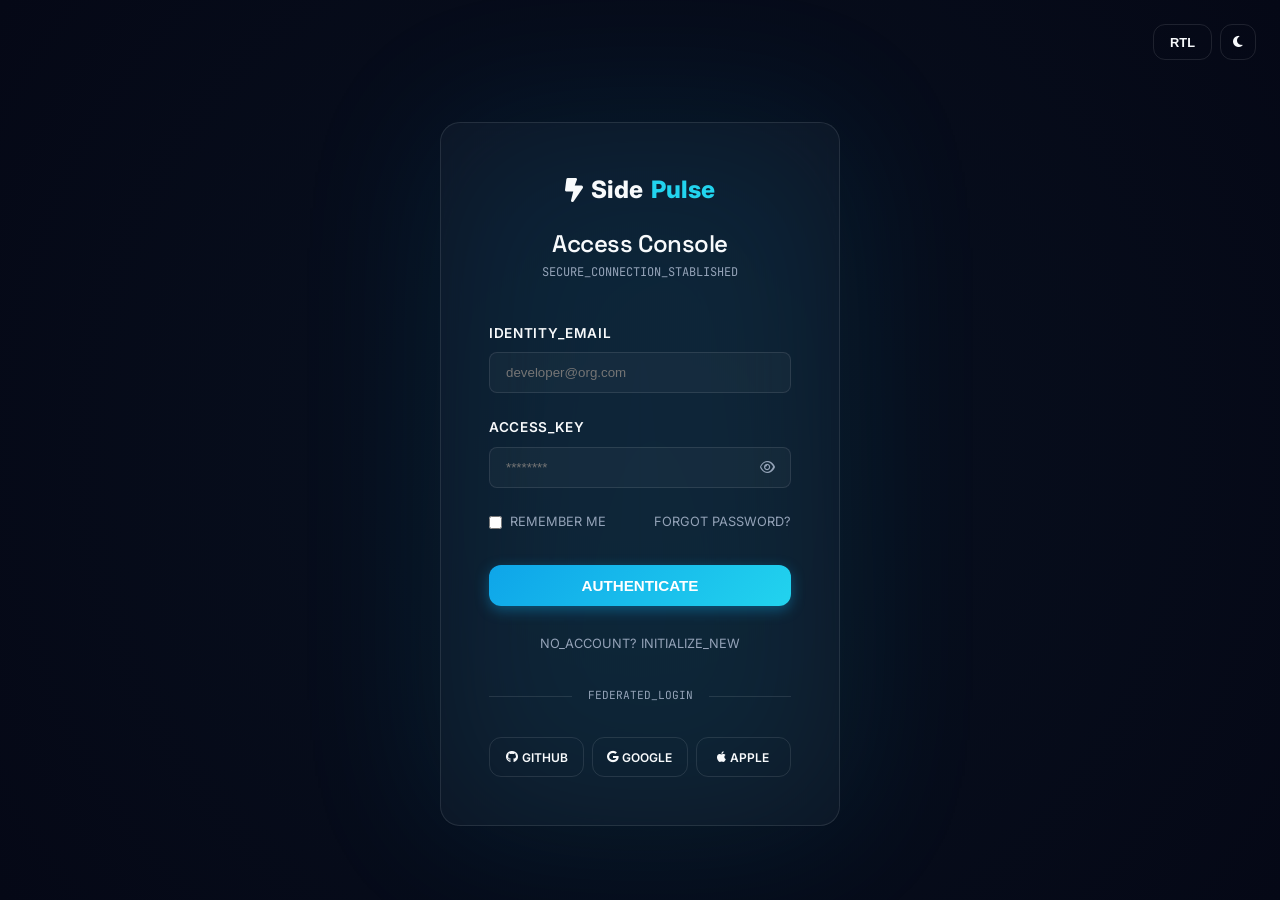
<file: login.html>
<!DOCTYPE html>
<html lang="en">
<head>
    <meta charset="UTF-8">
    <meta name="viewport" content="width=device-width, initial-scale=1.0">
    <title>Login | SidePulse Console</title>
    <link rel="icon" type="image/svg+xml" href="favicon.svg">
    <link rel="preconnect" href="https://fonts.googleapis.com">
    <link rel="preconnect" href="https://fonts.gstatic.com" crossorigin>
    <link href="https://fonts.googleapis.com/css2?family=Inter:wght@400;500;600;700&family=JetBrains+Mono:wght@400;700&family=Space+Grotesk:wght@500;700&display=swap" rel="stylesheet">
    <link rel="stylesheet" href="https://cdnjs.cloudflare.com/ajax/libs/font-awesome/6.4.0/css/all.min.css">
    <link rel="stylesheet" href="assets/css/style.css">
    <style>
        body {
            min-height: 100vh;
            padding: 5rem 1rem 2rem 1rem;
            display: flex;
            align-items: center;
            justify-content: center;
            background: radial-gradient(circle at center, #081120 0%, #050816 100%);
        }
        .login-card {
            width: 100%;
            max-width: 400px;
            padding: 3rem;
            position: relative;
        }
        .login-card::before {
            content: '';
            position: absolute;
            inset: 0;
            background: var(--gradient-primary);
            filter: blur(80px);
            opacity: 0.1;
            z-index: -1;
        }
        .form-group {
            margin-bottom: 1.5rem;
        }
        .form-label {
            display: block;
            font-size: 0.85rem;
            font-weight: 600;
            margin-bottom: 0.5rem;
            color: var(--text-primary);
            letter-spacing: 0.05em;
        }
        .form-input {
            width: 100%;
            padding: 0.75rem 1rem;
            background: rgba(255, 255, 255, 0.03);
            border: 1px solid var(--glass-border);
            border-radius: 0.5rem;
            color: var(--text-primary);
        }
        .form-input:focus {
            outline: none;
            border-color: var(--accent);
        }
        .password-wrap {
            position: relative;
        }
        .password-wrap .form-input {
            padding-right: 2.75rem;
        }
        .password-eye {
            position: absolute;
            right: 0.85rem;
            top: 0;
            bottom: 0;
            border: none;
            background: transparent;
            color: var(--text-secondary);
            cursor: pointer;
            padding: 0;
            width: 1.25rem;
            height: 1.25rem;
            margin: auto 0;
            display: inline-flex;
            align-items: center;
            justify-content: center;
            line-height: 1;
            transition: color 0.2s ease, transform 0.2s ease;
        }
        .password-eye:hover {
            color: var(--accent);
            transform: scale(1.08);
        }
        .social-login {
            display: grid;
            grid-template-columns: 1fr 1fr 1fr;
            gap: 0.5rem;
            margin-top: 2rem;
        }
        .auth-top-controls {
            position: absolute;
            top: 1.5rem;
            right: 1.5rem;
            display: flex;
            gap: 0.5rem;
            z-index: 10;
        }
        body.light-theme .auth-top-controls .btn-outline {
            color: #e2e8f0;
            border-color: rgba(148, 163, 184, 0.45);
            background: rgba(15, 23, 42, 0.35);
        }
        body.light-theme .auth-top-controls .btn-outline i {
            color: #e2e8f0;
        }
        
        .login-link:hover {
            color: var(--accent) !important;
        }
        .auth-meta {
            display: flex;
            justify-content: space-between;
            align-items: center;
            gap: 0.75rem;
            margin-bottom: 2rem;
        }
        .auth-meta label,
        .auth-meta a {
            white-space: nowrap;
        }
        .forgot-link {
            transition: color 0.2s ease;
        }
        .forgot-link:hover {
            color: var(--accent) !important;
        }
        @media (max-width: 640px) {
            .auth-meta {
                gap: 0.5rem;
            }
            .auth-meta label,
            .auth-meta a {
                font-size: 0.75rem !important;
            }
        }
    </style>
</head>
<body>
    <div class="auth-top-controls">
        <button id="rtlToggle" class="btn btn-outline" style="height: 36px; padding: 0 1rem; font-size: 0.8rem;">RTL</button>
        <button id="themeToggle" class="btn btn-outline" style="width: 36px; height: 36px; padding: 0; font-size: 0.8rem;"><i class="fa-solid fa-moon"></i></button>
    </div>
    

    <div class="login-card glass-card">
        <div style="text-align: center; margin-bottom: 2.5rem;">
            <a href="index.html" class="logo" style="justify-content: center; margin-bottom: 1rem;">
                <i class="fa-solid fa-bolt-lightning"></i> Side<span>Pulse</span>
            </a>
            <h2 style="font-size: 1.5rem;">Access Console</h2>
            <p class="text-secondary mono" style="font-size: 0.75rem;">SECURE_CONNECTION_STABLISHED</p>
        </div>

        <form action="dashboard.html">
            <div class="form-group">
                <label class="form-label">IDENTITY_EMAIL</label>
                <input type="email" class="form-input" placeholder="developer@org.com" required>
            </div>
            <div class="form-group">
                <label class="form-label">ACCESS_KEY</label>
                <div class="password-wrap">
                    <input id="accessKeyInput" type="password" class="form-input" placeholder="********" required>
                    <button type="button" id="passwordEye" class="password-eye" aria-label="Show password">
                        <i class="fa-regular fa-eye"></i>
                    </button>
                </div>
            </div>
            <div class="auth-meta">
                <label style="display: flex; align-items: center; gap: 0.5rem; font-size: 0.8rem; color: var(--text-secondary); cursor: pointer;">
                    <input type="checkbox" style="accent-color: var(--accent);"> REMEMBER ME
                </label>
                <a href="#" class="text-secondary forgot-link" style="font-size: 0.8rem; text-decoration: none;">FORGOT PASSWORD?</a>
            </div>
            <button type="submit" class="btn btn-primary" style="width: 100%;">AUTHENTICATE</button>
            <div style="margin-top: 1.5rem; text-align: center;">
                <a href="signup.html" class="text-secondary login-link" style="font-size: 0.8rem; text-decoration: none; transition: color 0.3s ease;">NO_ACCOUNT? INITIALIZE_NEW</a>
            </div>
        </form>

        <div style="margin-top: 2rem; text-align: center;">
            <div style="display: flex; align-items: center; gap: 1rem; margin-bottom: 1.5rem;">
                <div style="flex-grow: 1; height: 1px; background: var(--glass-border);"></div>
                <span class="mono" style="font-size: 0.7rem; color: var(--text-secondary);">FEDERATED_LOGIN</span>
                <div style="flex-grow: 1; height: 1px; background: var(--glass-border);"></div>
            </div>
            <div class="social-login">
                <a href="#" class="btn btn-outline" style="font-size: 0.75rem; padding: 0.6rem 0.2rem;"><i class="fa-brands fa-github" style="margin-right: 4px;"></i> GITHUB</a>
                <a href="#" class="btn btn-outline" style="font-size: 0.75rem; padding: 0.6rem 0.2rem;"><i class="fa-brands fa-google" style="margin-right: 4px;"></i> GOOGLE</a>
                <a href="#" class="btn btn-outline" style="font-size: 0.75rem; padding: 0.6rem 0.2rem;"><i class="fa-brands fa-apple" style="margin-right: 4px;"></i> APPLE</a>
            </div>
        </div>
    </div>

    <script src="assets/js/main.js"></script>
    <script>
        const accessKeyInput = document.getElementById('accessKeyInput');
        const passwordEye = document.getElementById('passwordEye');
        if (accessKeyInput && passwordEye) {
            passwordEye.addEventListener('click', () => {
                const isPassword = accessKeyInput.type === 'password';
                accessKeyInput.type = isPassword ? 'text' : 'password';
                passwordEye.innerHTML = isPassword
                    ? '<i class="fa-regular fa-eye-slash"></i>'
                    : '<i class="fa-regular fa-eye"></i>';
            });
        }
    </script>
    

</body>
</html>
</file>
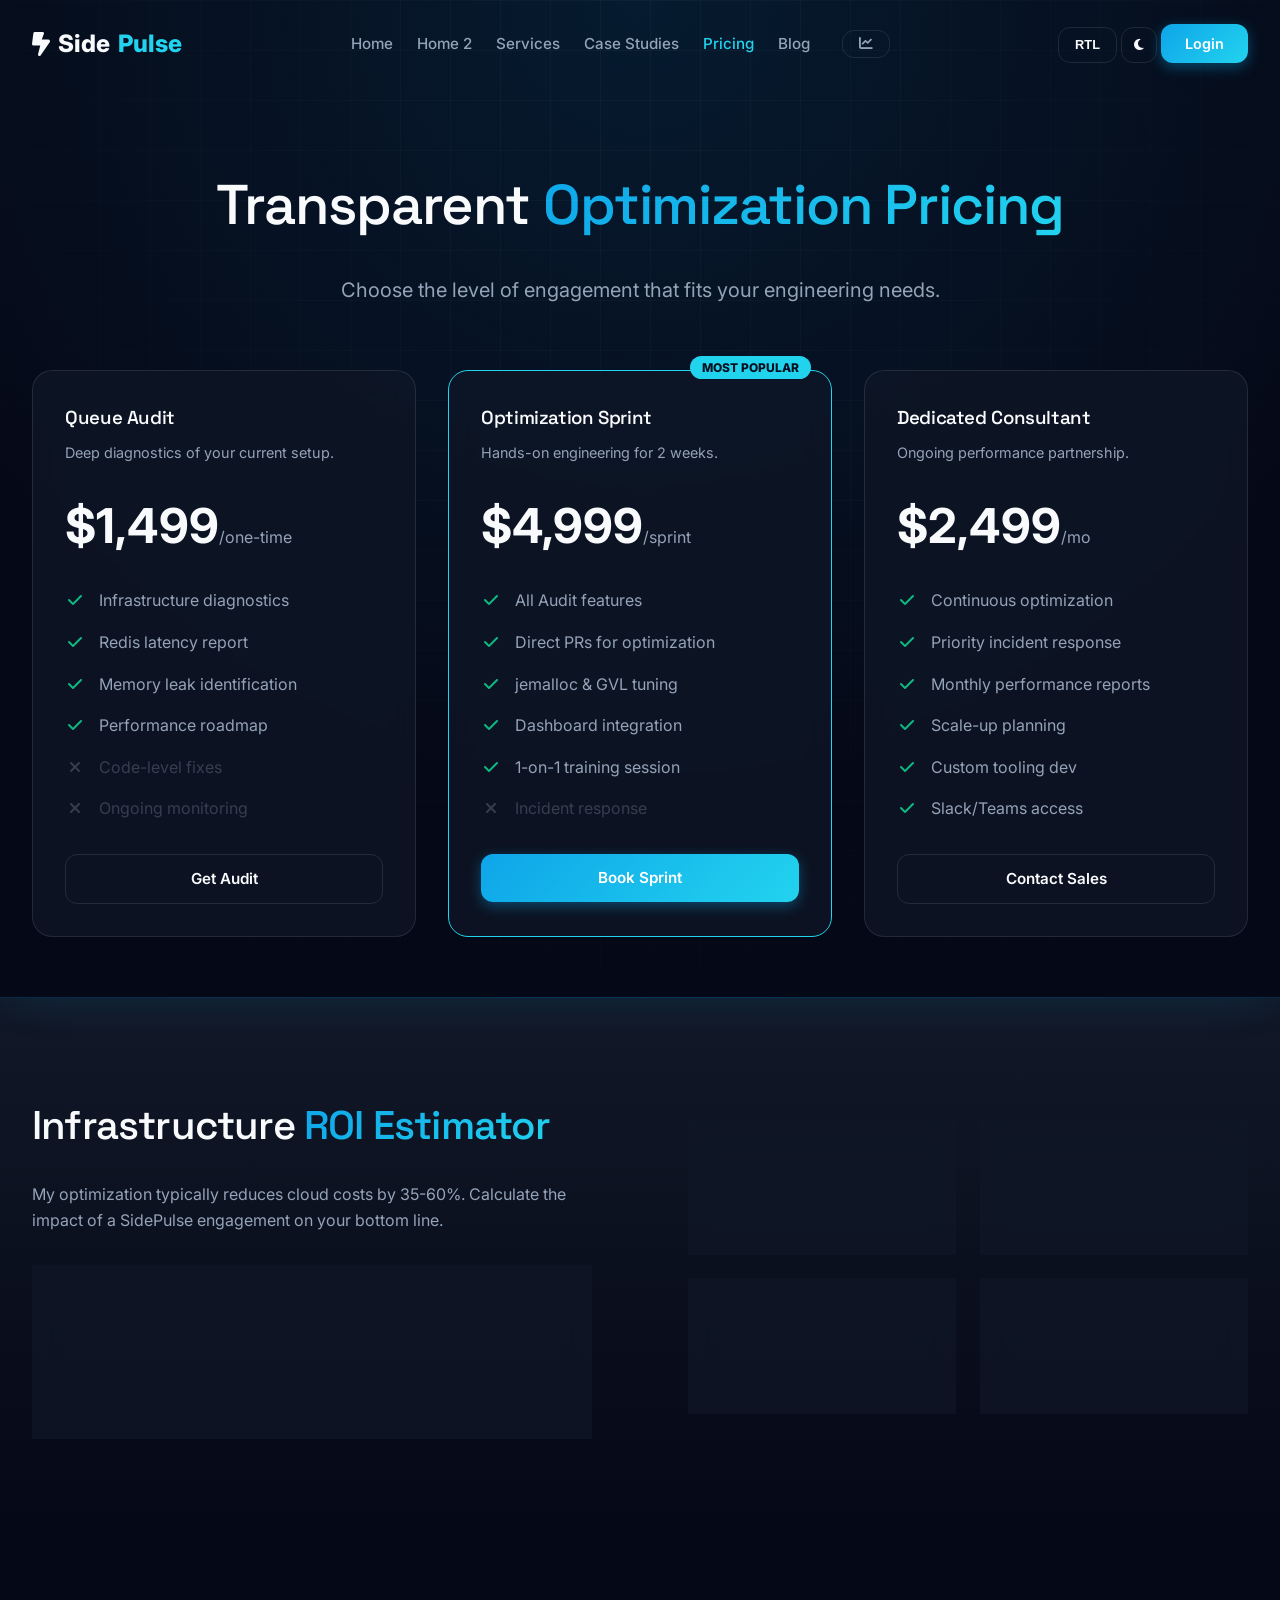
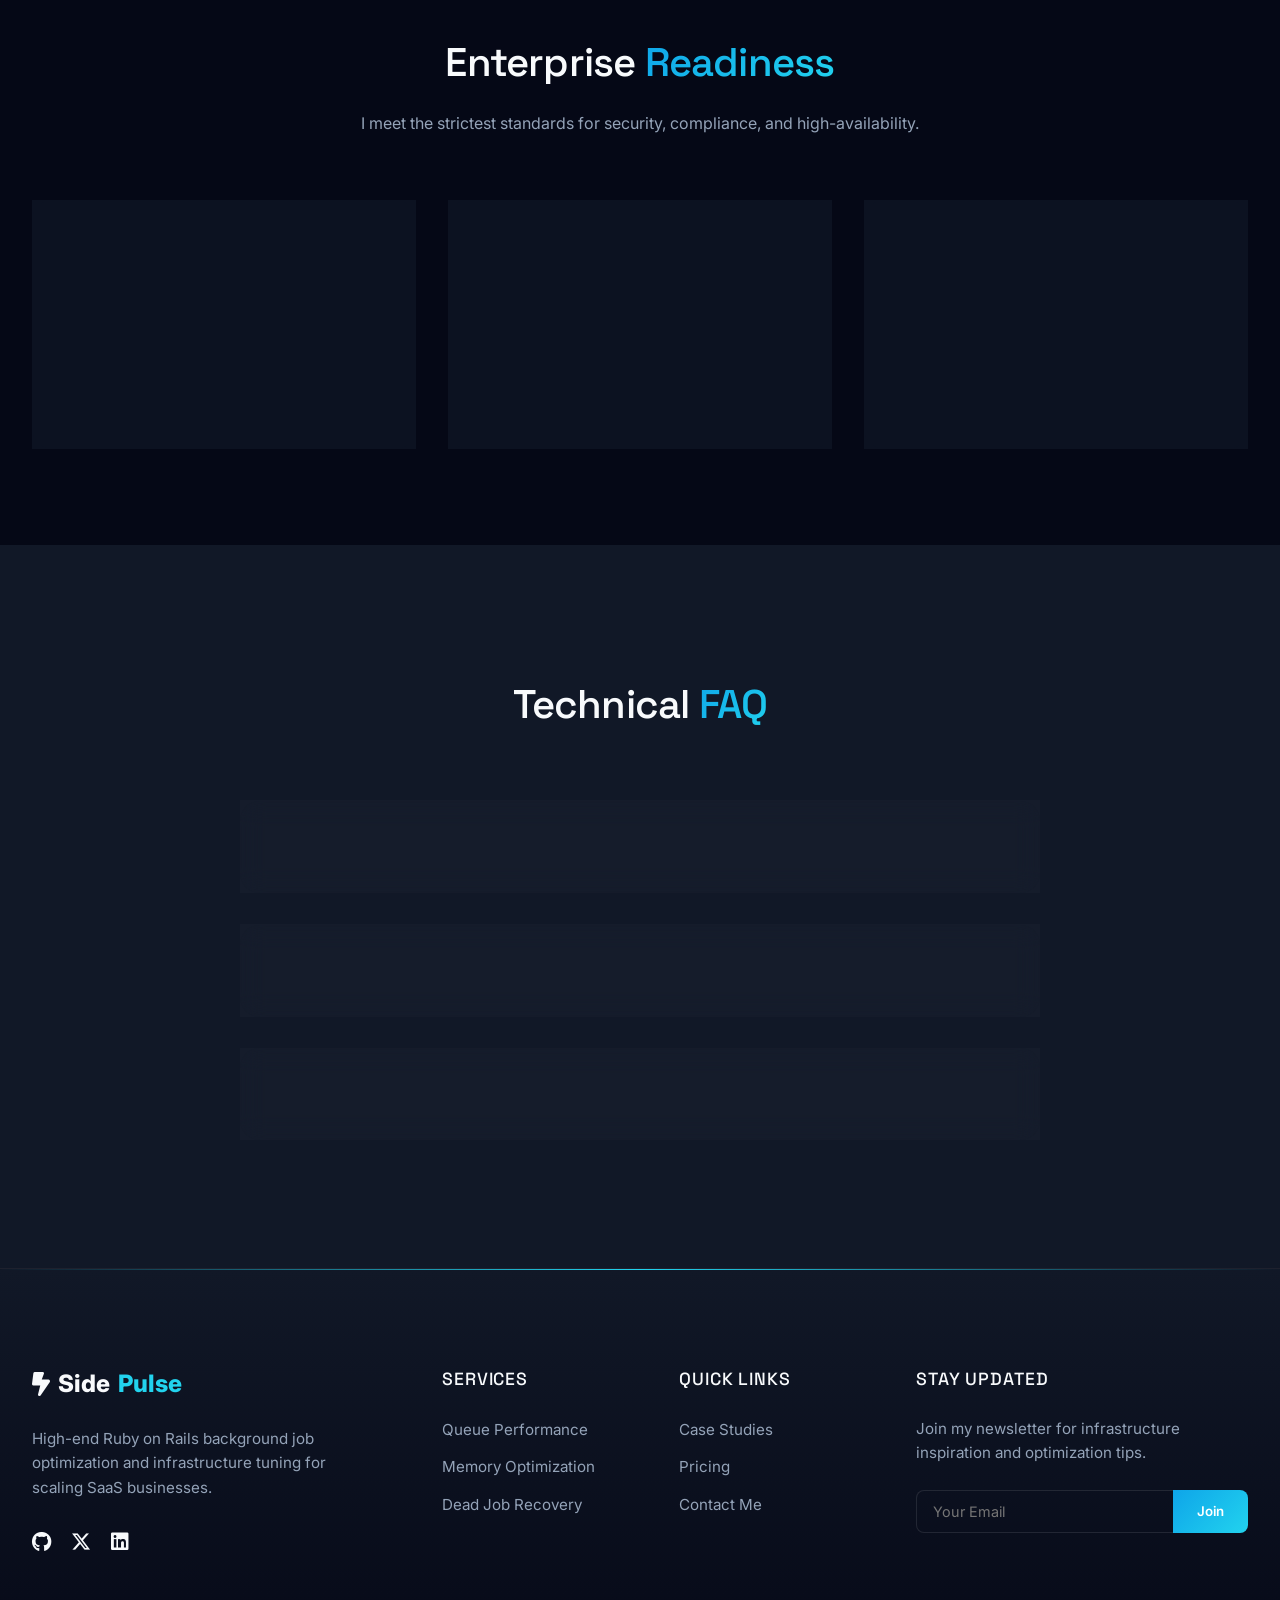
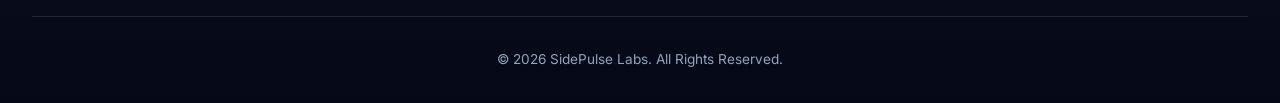
<file: pricing.html>
<!DOCTYPE html>
<html lang="en">
<head>
    <meta charset="UTF-8">
    <meta name="viewport" content="width=device-width, initial-scale=1.0">
    <title>Pricing | SidePulse Plans</title>
    <link rel="icon" type="image/svg+xml" href="favicon.svg">
    <link rel="preconnect" href="https://fonts.googleapis.com">
    <link rel="preconnect" href="https://fonts.gstatic.com" crossorigin>
    <link href="https://fonts.googleapis.com/css2?family=Inter:wght@400;500;600;700&family=JetBrains+Mono:wght@400;700&family=Space+Grotesk:wght@500;700&display=swap" rel="stylesheet">
    <link rel="stylesheet" href="https://cdnjs.cloudflare.com/ajax/libs/font-awesome/6.4.0/css/all.min.css">
    <link rel="stylesheet" href="assets/css/style.css">
    <style>
        .responsive-grid-2 {
            display: grid;
            grid-template-columns: 1fr 1fr;
            gap: 6rem;
            align-items: center;
        }

        @media (max-width: 1024px) {
            .responsive-grid-2 {
                grid-template-columns: 1fr;
                gap: 3rem;
                text-align: center;
            }
            .roi-stats-grid {
                grid-template-columns: 1fr !important;
            }
            .enterprise-grid {
                grid-template-columns: 1fr !important;
            }
        }

        @media (min-width: 641px) and (max-width: 1024px) {
            .pricing-plan-grid {
                grid-template-columns: repeat(2, minmax(0, 1fr)) !important;
            }
            .pricing-plan-grid > .glass-card {
                display: flex;
                flex-direction: column;
            }
            .pricing-plan-grid > .glass-card .btn {
                margin-top: auto;
            }
            .pricing-plan-third {
                grid-column: 1 / -1;
                justify-self: center;
                max-width: 420px;
                width: 100%;
            }
        }

        .pricing-faq-item summary {
            list-style: none;
            cursor: pointer;
            font-weight: 700;
            display: flex;
            align-items: center;
            justify-content: space-between;
            gap: 1rem;
        }
        .pricing-faq-item summary::-webkit-details-marker {
            display: none;
        }
        .pricing-faq-item summary::after {
            content: '+';
            color: var(--accent);
            font-size: 1.25rem;
            line-height: 1;
            font-weight: 700;
        }
        .pricing-faq-item[open] summary::after {
            content: '-';
        }
        .pricing-faq-item p {
            margin-top: 1rem;
        }
    </style>
</head>
<body>

    <header id="header" class="scrolled">
        <div class="container">
            <nav>
                <a href="index.html" class="logo">
                    <i class="fa-solid fa-bolt-lightning"></i> Side<span>Pulse</span>
                </a>
                <ul class="nav-links">
                    <li><a href="index.html">Home</a></li>
                    <li><a href="home-2.html">Home 2</a></li>
                    <li><a href="services.html">Services</a></li>
                    <li><a href="case-studies.html">Case Studies</a></li>
                    <li><a href="pricing.html" class="active">Pricing</a></li>
                    <li><a href="blog.html">Blog</a></li>
                    <li><a href="dashboard.html" class="btn btn-outline" style="padding: 0.4rem 1rem; font-size: 0.85rem; margin-left: 0.5rem;"><i class="fa-solid fa-chart-line"></i></a></li>
                    <li class="header-actions-mobile" style="display: none; margin-top: 1rem;"><a href="login.html" class="btn btn-primary" style="width: 100%;" orientation="vertical">Login</a></li>
                </ul>
                <div class="header-actions">
                    <button id="rtlToggle" class="btn btn-outline" style="height: 36px; padding: 0 1rem; font-size: 0.8rem;">RTL</button>
                    <button id="themeToggle" class="btn btn-outline" style="width: 36px; height: 36px; padding: 0; font-size: 0.8rem;"><i class="fa-solid fa-moon"></i></button>
                    <a href="login.html" class="btn btn-primary" style="padding: 0.5rem 1.5rem; font-size: 0.9rem;">Login</a>
                    
                </div>
                <div id="mobileMenuToggle" class="mobile-menu-toggle">
                    <i class="fa-solid fa-bars"></i>
                </div>
            </nav>
        </div>
    </header>

    <main>
        <section class="page-hero" style="padding-top: 160px; padding-bottom: 60px;">
            <div class="container">
                <div style="text-align: center; margin-bottom: 4rem;">
                    <h1 style="font-size: 3.5rem; margin-bottom: 1.5rem;">Transparent <span class="text-gradient">Optimization Pricing</span></h1>
                    <p class="text-secondary" style="max-width: 600px; margin: 0 auto; font-size: 1.25rem;">Choose the level of engagement that fits your engineering needs.</p>
                </div>

                <div class="pricing-plan-grid" style="display: grid; grid-template-columns: repeat(auto-fit, minmax(280px, 1fr)); gap: 2rem;">
                    
                    <!-- Basic -->
                    <div class="glass-card">
                        <h3 style="margin-bottom: 0.5rem;">Queue Audit</h3>
                        <p class="text-secondary" style="font-size: 0.9rem; margin-bottom: 1.5rem;">Deep diagnostics of your current setup.</p>
                        <div style="font-size: 3rem; font-weight: 700; margin-bottom: 1.5rem;">$1,499<span style="font-size: 1rem; color: var(--text-secondary); font-weight: 400;">/one-time</span></div>
                        <ul style="list-style: none; color: var(--text-secondary); margin-bottom: 2rem; display: flex; flex-direction: column; gap: 1rem;">
                            <li><i class="fa-solid fa-check fa-fw" style="color: var(--success); margin-right: 10px;"></i> Infrastructure diagnostics</li>
                            <li><i class="fa-solid fa-check fa-fw" style="color: var(--success); margin-right: 10px;"></i> Redis latency report</li>
                            <li><i class="fa-solid fa-check fa-fw" style="color: var(--success); margin-right: 10px;"></i> Memory leak identification</li>
                            <li><i class="fa-solid fa-check fa-fw" style="color: var(--success); margin-right: 10px;"></i> Performance roadmap</li>
                            <li style="opacity: 0.3;"><i class="fa-solid fa-xmark fa-fw" style="margin-right: 10px;"></i> Code-level fixes</li>
                            <li style="opacity: 0.3;"><i class="fa-solid fa-xmark fa-fw" style="margin-right: 10px;"></i> Ongoing monitoring</li>
                        </ul>
                        <a href="contact.html" class="btn btn-outline" style="width: 100%;">Get Audit</a>
                    </div>

                    <!-- Pro -->
                    <div class="glass-card pro-card" style="border-color: var(--accent); position: relative;">
                        <div style="position: absolute; top: -15px; right: 20px; background: var(--accent); color: var(--primary); padding: 2px 12px; border-radius: 20px; font-size: 0.75rem; font-weight: 800;">MOST POPULAR</div>
                        <h3 style="margin-bottom: 0.5rem;">Optimization Sprint</h3>
                        <p class="text-secondary" style="font-size: 0.9rem; margin-bottom: 1.5rem;">Hands-on engineering for 2 weeks.</p>
                        <div style="font-size: 3rem; font-weight: 700; margin-bottom: 1.5rem;">$4,999<span style="font-size: 1rem; color: var(--text-secondary); font-weight: 400;">/sprint</span></div>
                        <ul style="list-style: none; color: var(--text-secondary); margin-bottom: 2rem; display: flex; flex-direction: column; gap: 1rem;">
                            <li><i class="fa-solid fa-check fa-fw" style="color: var(--success); margin-right: 10px;"></i> All Audit features</li>
                            <li><i class="fa-solid fa-check fa-fw" style="color: var(--success); margin-right: 10px;"></i> Direct PRs for optimization</li>
                            <li><i class="fa-solid fa-check fa-fw" style="color: var(--success); margin-right: 10px;"></i> jemalloc & GVL tuning</li>
                            <li><i class="fa-solid fa-check fa-fw" style="color: var(--success); margin-right: 10px;"></i> Dashboard integration</li>
                            <li><i class="fa-solid fa-check fa-fw" style="color: var(--success); margin-right: 10px;"></i> 1-on-1 training session</li>
                            <li style="opacity: 0.3;"><i class="fa-solid fa-xmark fa-fw" style="margin-right: 10px;"></i> Incident response</li>
                        </ul>
                        <a href="contact.html" class="btn btn-primary" style="width: 100%;">Book Sprint</a>
                    </div>

                    <!-- Enterprise -->
                    <div class="glass-card pricing-plan-third">
                        <h3 style="margin-bottom: 0.5rem;">Dedicated Consultant</h3>
                        <p class="text-secondary" style="font-size: 0.9rem; margin-bottom: 1.5rem;">Ongoing performance partnership.</p>
                        <div style="font-size: 3rem; font-weight: 700; margin-bottom: 1.5rem;">$2,499<span style="font-size: 1rem; color: var(--text-secondary); font-weight: 400;">/mo</span></div>
                        <ul style="list-style: none; color: var(--text-secondary); margin-bottom: 2rem; display: flex; flex-direction: column; gap: 1rem;">
                            <li><i class="fa-solid fa-check fa-fw" style="color: var(--success); margin-right: 10px;"></i> Continuous optimization</li>
                            <li><i class="fa-solid fa-check fa-fw" style="color: var(--success); margin-right: 10px;"></i> Priority incident response</li>
                            <li><i class="fa-solid fa-check fa-fw" style="color: var(--success); margin-right: 10px;"></i> Monthly performance reports</li>
                            <li><i class="fa-solid fa-check fa-fw" style="color: var(--success); margin-right: 10px;"></i> Scale-up planning</li>
                            <li><i class="fa-solid fa-check fa-fw" style="color: var(--success); margin-right: 10px;"></i> Custom tooling dev</li>
                            <li><i class="fa-solid fa-check fa-fw" style="color: var(--success); margin-right: 10px;"></i> Slack/Teams access</li>
                        </ul>
                        <a href="contact.html" class="btn btn-outline" style="width: 100%;">Contact Sales</a>
                    </div>
                </div>
            </div>
        </section>

        <!-- Unique Section 1: Infrastructure ROI Estimator -->
        <section style="background: var(--gradient-dark); padding: 6rem 0;">
            <div class="container">
                <div class="responsive-grid-2">
                    <div>
                        <h2 style="font-size: 2.5rem; margin-bottom: 1.5rem;">Infrastructure <span class="text-gradient">ROI Estimator</span></h2>
                        <p class="text-secondary" style="margin-bottom: 2rem;">My optimization typically reduces cloud costs by 35-60%. Calculate the impact of a SidePulse engagement on your bottom line.</p>
                        
                        <div class="glass-card" style="padding: 2rem; border-color: var(--accent);">
                            <div style="margin-bottom: 2rem;">
                                <div style="display: flex; justify-content: space-between; margin-bottom: 0.5rem;" class="mono">
                                    <span style="font-size: 0.8rem;">WORKER_NODES</span>
                                    <span style="color: var(--accent);">50</span>
                                </div>
                                <div style="height: 4px; background: rgba(255,255,255,0.05); border-radius: 2px;">
                                    <div style="height: 100%; width: 50%; background: var(--accent); border-radius: 2px;"></div>
                                </div>
                            </div>
                            <div>
                                <div style="display: flex; justify-content: space-between; margin-bottom: 0.5rem;" class="mono">
                                    <span style="font-size: 0.8rem;">AVG_LATENCY_MS</span>
                                    <span style="color: var(--error);">850ms</span>
                                </div>
                                <div style="height: 4px; background: rgba(255,255,255,0.05); border-radius: 2px;">
                                    <div style="height: 100%; width: 85%; background: var(--error); border-radius: 2px;"></div>
                                </div>
                            </div>
                        </div>
                    </div>
                    <div class="roi-stats-grid" style="display: grid; grid-template-columns: 1fr 1fr; gap: 1.5rem;">
                        <div class="glass-card" style="text-align: center; padding: 2rem;">
                            <div class="mono" style="color: var(--success); font-size: 2rem; font-weight: 800;">$5.2k</div>
                            <div class="text-secondary mono" style="font-size: 0.7rem;">EST_MONTHLY_SAVINGS</div>
                        </div>
                        <div class="glass-card" style="text-align: center; padding: 2rem;">
                            <div class="mono" style="color: var(--accent); font-size: 2rem; font-weight: 800;">-72%</div>
                            <div class="text-secondary mono" style="font-size: 0.7rem;">REDIS_CPU_LOAD</div>
                        </div>
                        <div class="glass-card" style="text-align: center; padding: 2rem;">
                            <div class="mono" style="color: var(--success); font-size: 2rem; font-weight: 800;">4.1x</div>
                            <div class="text-secondary mono" style="font-size: 0.7rem;">ROI_MULTIPLIER</div>
                        </div>
                        <div class="glass-card" style="text-align: center; padding: 2rem;">
                            <div class="mono" style="color: var(--accent); font-size: 2rem; font-weight: 800;">Zero</div>
                            <div class="text-secondary mono" style="font-size: 0.7rem;">DATA_LOSS_INCIDENTS</div>
                        </div>
                    </div>
                </div>
            </div>
        </section>

        <!-- Unique Section 2: Enterprise Readiness -->
        <section style="padding: 6rem 0;">
            <div class="container">
                <div style="text-align: center; margin-bottom: 4rem;">
                    <h2 style="font-size: 2.5rem; margin-bottom: 1rem;">Enterprise <span class="text-gradient">Readiness</span></h2>
                    <p class="text-secondary">I meet the strictest standards for security, compliance, and high-availability.</p>
                </div>

                <div class="enterprise-grid" style="display: grid; grid-template-columns: repeat(3, 1fr); gap: 2rem;">
                    <div class="glass-card" style="padding: 2.5rem;">
                        <i class="fa-solid fa-shield-halved" style="font-size: 2rem; color: var(--accent); margin-bottom: 1.5rem;"></i>
                        <h4 style="margin-bottom: 1rem;">Zero-Trust Access</h4>
                        <p class="text-secondary" style="font-size: 0.9rem;">I operate via temporary VPC peering or limited IAM roles. No permanent SSH keys or database credentials needed.</p>
                    </div>
                    <div class="glass-card" style="padding: 2.5rem;">
                        <i class="fa-solid fa-infinity" style="font-size: 2rem; color: var(--accent); margin-bottom: 1.5rem;"></i>
                        <h4 style="margin-bottom: 1rem;">99.99% SLO Focused</h4>
                        <p class="text-secondary" style="font-size: 0.9rem;">My optimizations are architected for Multi-AZ Redis clusters and failover resilience as a first-class citizen.</p>
                    </div>
                    <div class="glass-card" style="padding: 2.5rem;">
                        <i class="fa-solid fa-file-contract" style="font-size: 2rem; color: var(--accent); margin-bottom: 1.5rem;"></i>
                        <h4 style="margin-bottom: 1rem;">Compliant Audit Logs</h4>
                        <p class="text-secondary" style="font-size: 0.9rem;">Every infrastructure change is documented in version control with full audit trails for SOC2/HIPAA compliance.</p>
                    </div>
                </div>
            </div>
        </section>

        <!-- FAQ -->
        <section style="background: var(--surface);">
            <div class="container">
                <div style="max-width: 800px; margin: 0 auto;">
                    <h2 style="font-size: 2.5rem; text-align: center; margin-bottom: 4rem;">Technical <span class="text-gradient">FAQ</span></h2>
                                        <div style="display: flex; flex-direction: column; gap: 2rem;">
                        <details class="glass-card pricing-faq-item" style="background: rgba(255,255,255,0.02);">
                            <summary>Do you require Sidekiq Pro or Enterprise?</summary>
                            <p class="text-secondary">No, but I can help you decide if they are worth the investment. Many performance bottlenecks can be solved with OSS Sidekiq using custom aggregation and sharding strategies.</p>
                        </details>
                        <details class="glass-card pricing-faq-item" style="background: rgba(255,255,255,0.02);">
                            <summary>How do you handle sensitive data?</summary>
                            <p class="text-secondary">I focus on infrastructure metrics and code patterns. I never need access to your actual job payload data; only performance profiles, Redis RDB stats, and source code for workers.</p>
                        </details>
                        <details class="glass-card pricing-faq-item" style="background: rgba(255,255,255,0.02);">
                            <summary>What cloud providers do you support?</summary>
                            <p class="text-secondary">I have extensive experience with AWS (Elasticache), Heroku, Fly.io, and self-hosted Kubernetes/Docker setups.</p>
                        </details>
                    </div>
                </div>
            </div>
        </section>
    </main>

        <footer class="main-footer">
        <div class="container">
            <div class="footer-grid">
                <!-- Column 1: Brand -->
                <div class="footer-brand">
                    <a href="index.html" class="logo">
                        <i class="fa-solid fa-bolt-lightning"></i> Side<span>Pulse</span>
                    </a>
                    <p style="margin-top: 1rem; margin-bottom: 2rem;">High-end Ruby on Rails background job optimization and infrastructure tuning for scaling SaaS businesses.</p>
                    <div class="social-links">
                        <a href="#" class="social-icon"><i class="fa-brands fa-github"></i></a>
                        <a href="#" class="social-icon"><i class="fa-brands fa-x-twitter"></i></a>
                        <a href="#" class="social-icon"><i class="fa-brands fa-linkedin"></i></a>
                    </div>
                </div>

                <!-- Column 2: Services -->
                <div class="footer-column">
                    <h4>Services</h4>
                    <ul class="footer-links">
                        <li><a href="services.html">Queue Performance</a></li>
                        <li><a href="services.html">Memory Optimization</a></li>
                        <li><a href="services.html">Dead Job Recovery</a></li>
                    </ul>
                </div>

                <!-- Column 3: Quick Links -->
                <div class="footer-column">
                    <h4>Quick Links</h4>
                    <ul class="footer-links">
                        <li><a href="case-studies.html">Case Studies</a></li>
                        <li><a href="pricing.html">Pricing</a></li>
                        <li><a href="contact.html">Contact Me</a></li>
                    </ul>
                </div>

                <!-- Column 4: Newsletter -->
                <div class="footer-column">
                    <h4>Stay Updated</h4>
                    <p class="text-secondary" style="font-size: 0.95rem; margin-bottom: 1rem;">Join my newsletter for infrastructure inspiration and optimization tips.</p>
                    <form class="newsletter-form">
                        <input type="email" placeholder="Your Email" required>
                        <button type="submit">Join</button>
                    </form>
                </div>
            </div>
            
            <div class="footer-bottom">
                <p>&copy; 2026 SidePulse Labs. All Rights Reserved.</p>
            </div>
        </div>
    </footer>

    <script src="assets/js/main.js"></script>
</body>
</html>
</file>
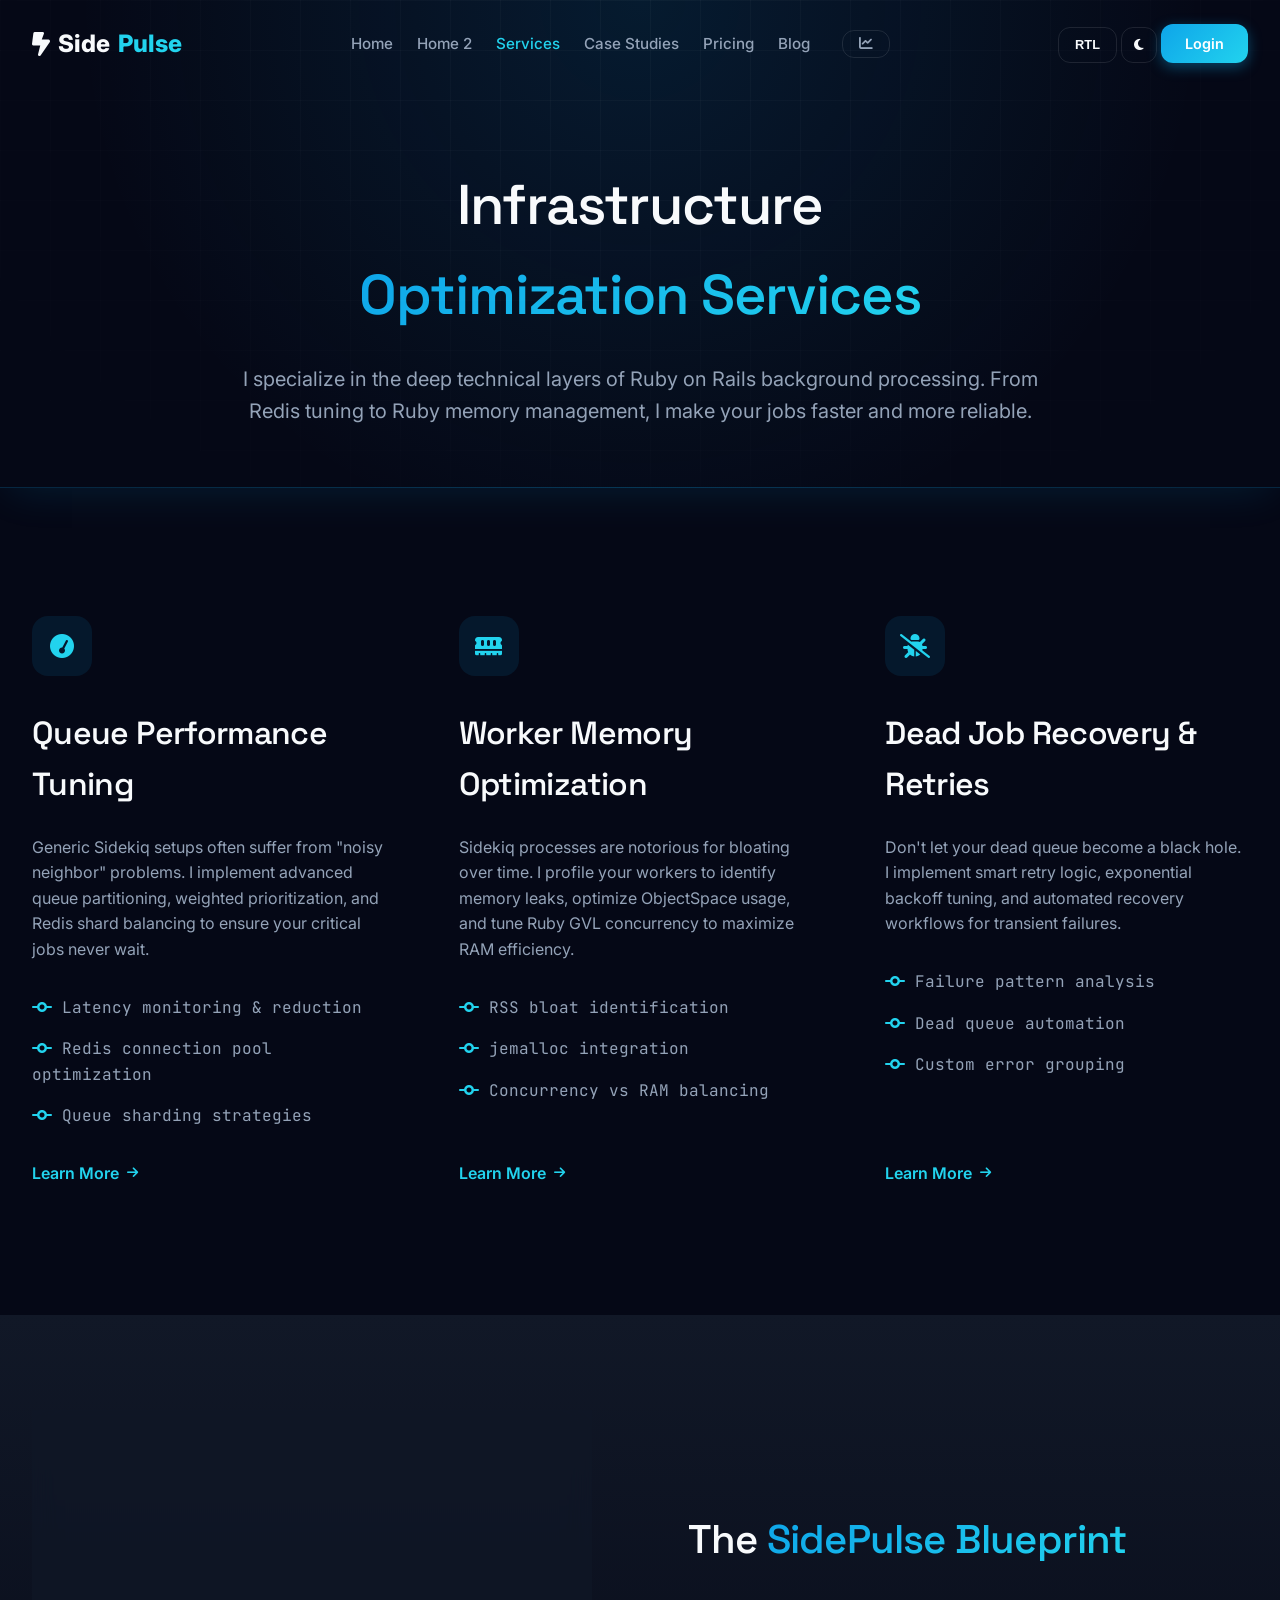
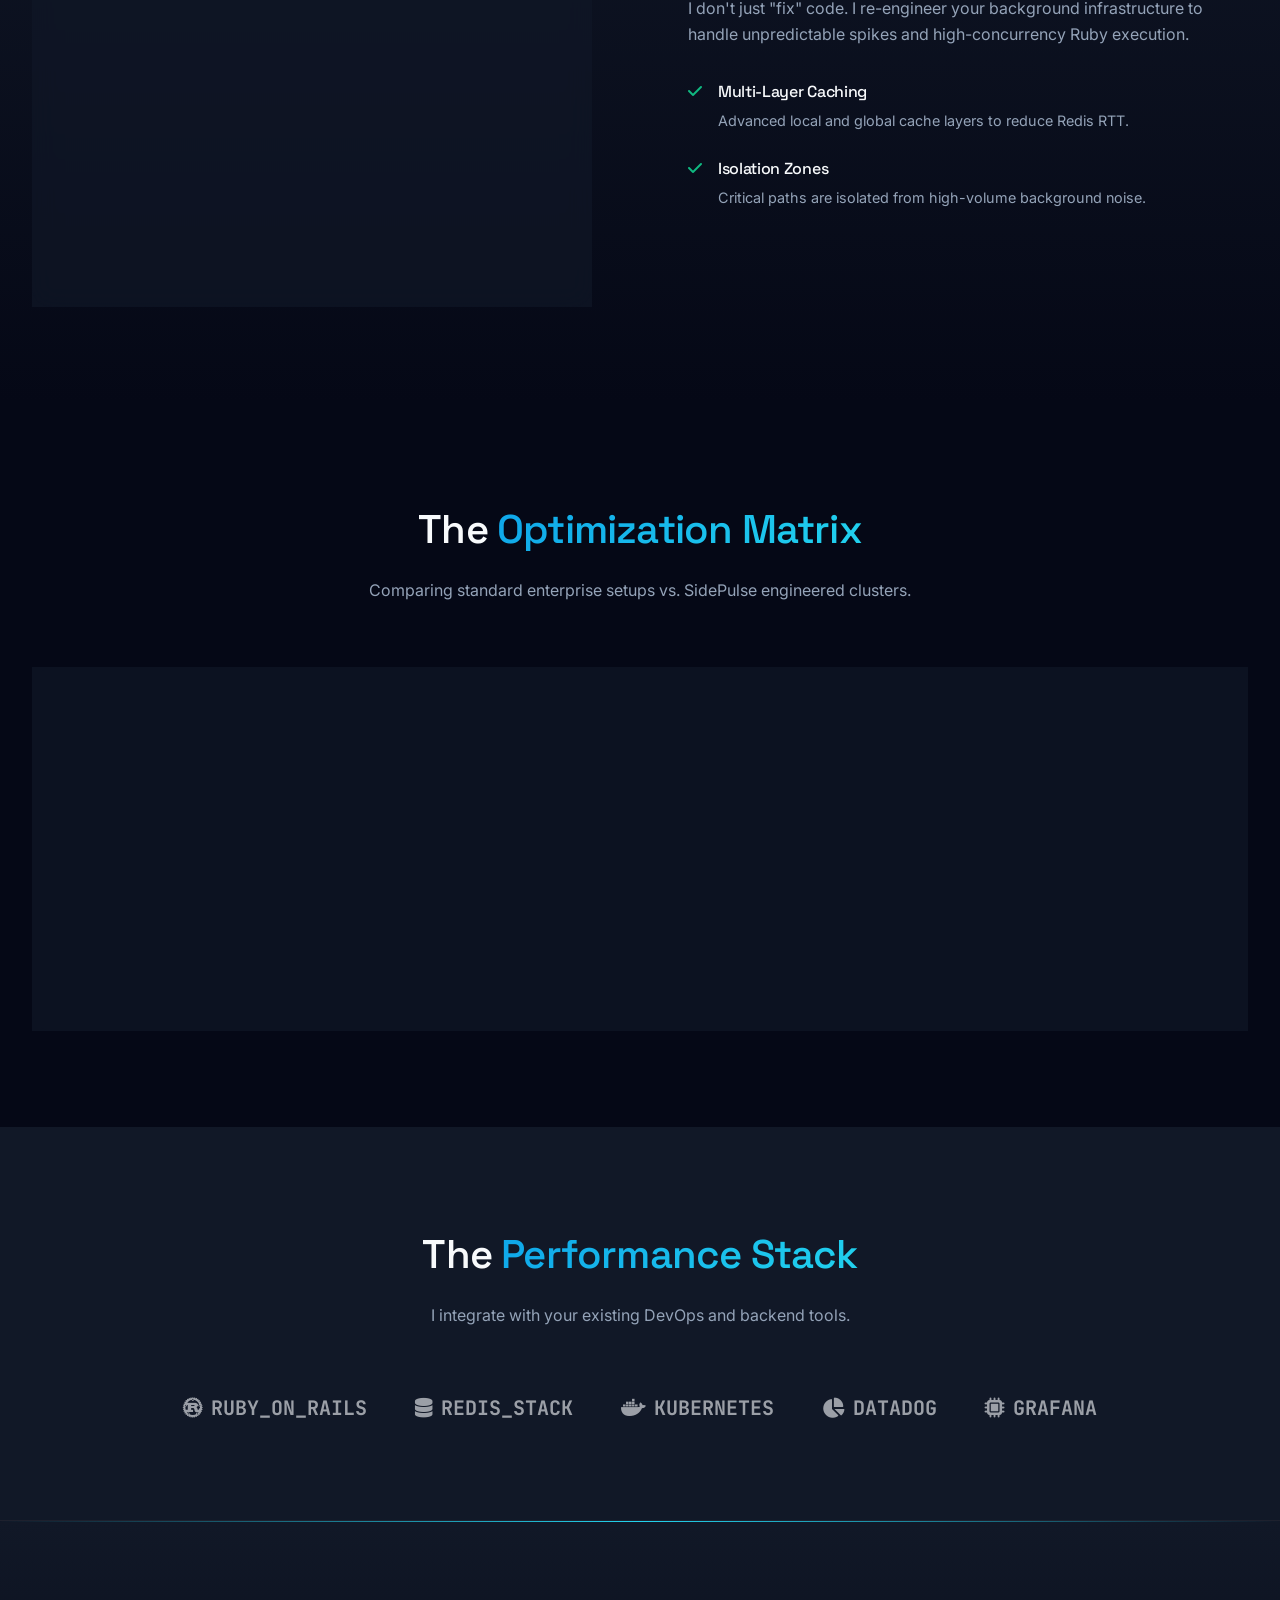
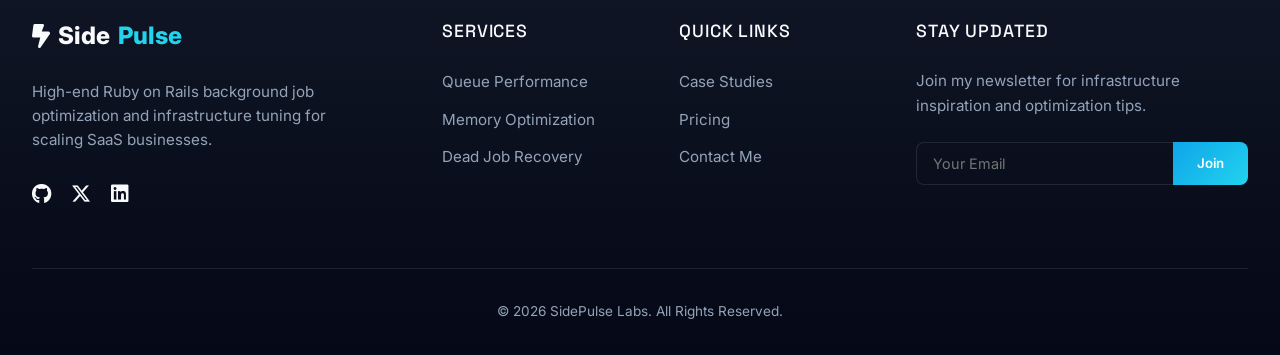
<file: services.html>
<!DOCTYPE html>
<html lang="en">
<head>
    <meta charset="UTF-8">
    <meta name="viewport" content="width=device-width, initial-scale=1.0">
    <title>Services | SidePulse Optimization</title>
    <link rel="icon" type="image/svg+xml" href="favicon.svg">
    <link rel="preconnect" href="https://fonts.googleapis.com">
    <link rel="preconnect" href="https://fonts.gstatic.com" crossorigin>
    <link href="https://fonts.googleapis.com/css2?family=Inter:wght@400;500;600;700&family=JetBrains+Mono:wght@400;700&family=Space+Grotesk:wght@500;700&display=swap" rel="stylesheet">
    <link rel="stylesheet" href="https://cdnjs.cloudflare.com/ajax/libs/font-awesome/6.4.0/css/all.min.css">
    <link rel="stylesheet" href="assets/css/style.css">
    <style>
        .responsive-grid-2 {
            display: grid;
            grid-template-columns: 1fr 1fr;
            gap: 6rem;
            align-items: center;
        }
        .services-hero-wrap {
            max-width: 800px;
            margin: 0 auto;
            text-align: center;
        }
        @media (max-width: 1024px) {
            .responsive-grid-2 {
                grid-template-columns: 1fr;
                gap: 3rem;
                text-align: center;
            }
        }
        @media (min-width: 641px) and (max-width: 1024px) {
            .services-menu-grid {
                grid-template-columns: repeat(2, minmax(0, 1fr)) !important;
            }
            .services-menu-third {
                grid-column: 1 / -1;
                justify-self: center;
                max-width: 420px;
                width: 100%;
            }
        }
        @media (max-width: 640px) {
            .services-hero-wrap {
                text-align: center;
            }
            .services-hero-title {
                font-size: 2.6rem !important;
                line-height: 1.15;
            }
            .services-hero-copy {
                font-size: 1.1rem !important;
            }
        }
        .service-detail {
            display: flex;
            flex-direction: column;
        }
        .service-detail .service-cta {
            margin-top: auto;
            padding-top: 2rem;
        }
    </style>
</head>
<body>

    <header id="header" class="scrolled">
        <div class="container">
            <nav>
                <a href="index.html" class="logo">
                    <i class="fa-solid fa-bolt-lightning"></i> Side<span>Pulse</span>
                </a>
                <ul class="nav-links">
                    <li><a href="index.html">Home</a></li>
                    <li><a href="home-2.html">Home 2</a></li>
                    <li><a href="services.html" class="active">Services</a></li>
                    <li><a href="case-studies.html">Case Studies</a></li>
                    <li><a href="pricing.html">Pricing</a></li>
                    <li><a href="blog.html">Blog</a></li>
                    <li><a href="dashboard.html" class="btn btn-outline" style="padding: 0.4rem 1rem; font-size: 0.85rem; margin-left: 0.5rem;"><i class="fa-solid fa-chart-line"></i></a></li>
                    <li class="header-actions-mobile" style="display: none; margin-top: 1rem;"><a href="login.html" class="btn btn-primary" style="width: 100%;" orientation="vertical">Login</a></li>
                </ul>
                <div class="header-actions">
                    <button id="rtlToggle" class="btn btn-outline" style="height: 36px; padding: 0 1rem; font-size: 0.8rem;">RTL</button>
                    <button id="themeToggle" class="btn btn-outline" style="width: 36px; height: 36px; padding: 0; font-size: 0.8rem;"><i class="fa-solid fa-moon"></i></button>
                    <a href="login.html" class="btn btn-primary" style="padding: 0.5rem 1.5rem; font-size: 0.9rem;">Login</a>
                    
                </div>
                <div id="mobileMenuToggle" class="mobile-menu-toggle">
                    <i class="fa-solid fa-bars"></i>
                </div>
            </nav>
        </div>
    </header>

    <main>
        <section class="page-hero" style="padding-top: 160px; padding-bottom: 60px;">
            <div class="container">
                <div class="services-hero-wrap">
                    <h1 class="services-hero-title" style="font-size: 3.5rem; margin-bottom: 1.5rem;">Infrastructure <span class="text-gradient">Optimization Services</span></h1>
                    <p class="text-secondary services-hero-copy" style="font-size: 1.25rem;">I specialize in the deep technical layers of Ruby on Rails background processing. From Redis tuning to Ruby memory management, I make your jobs faster and more reliable.</p>
                </div>
            </div>
        </section>

        <section>
            <div class="container">
                <div class="services-menu-grid" style="display: grid; grid-template-columns: repeat(auto-fit, minmax(300px, 1fr)); gap: 4rem;">
                    
                    <div class="service-detail">
                        <div style="width: 60px; height: 60px; background: rgba(14, 165, 233, 0.1); border-radius: 1rem; display: inline-flex; align-items: center; justify-content: center; margin-bottom: 2rem;">
                            <i class="fa-solid fa-gauge-simple-high" style="color: var(--accent); font-size: 1.5rem;"></i>
                        </div>
                        <h2 style="font-size: 2rem; margin-bottom: 1.5rem;">Queue Performance Tuning</h2>
                        <p class="text-secondary" style="margin-bottom: 2rem;">Generic Sidekiq setups often suffer from "noisy neighbor" problems. I implement advanced queue partitioning, weighted prioritization, and Redis shard balancing to ensure your critical jobs never wait.</p>
                        <ul style="list-style: none; display: flex; flex-direction: column; gap: 1rem;" class="mono text-secondary">
                            <li><i class="fa-solid fa-code-commit" style="color: var(--accent);"></i> Latency monitoring & reduction</li>
                            <li><i class="fa-solid fa-code-commit" style="color: var(--accent);"></i> Redis connection pool optimization</li>
                            <li><i class="fa-solid fa-code-commit" style="color: var(--accent);"></i> Queue sharding strategies</li>
                        </ul>
                        <a href="contact.html" class="service-cta" style="display: inline-flex; align-items: center; gap: 0.5rem; color: var(--accent); text-decoration: none; font-weight: 600;">Learn More <i class="fa-solid fa-arrow-right" style="font-size: 0.8rem;"></i></a>
                    </div>

                    <div class="service-detail">
                        <div style="width: 60px; height: 60px; background: rgba(14, 165, 233, 0.1); border-radius: 1rem; display: inline-flex; align-items: center; justify-content: center; margin-bottom: 2rem;">
                            <i class="fa-solid fa-memory" style="color: var(--accent); font-size: 1.5rem;"></i>
                        </div>
                        <h2 style="font-size: 2rem; margin-bottom: 1.5rem;">Worker Memory Optimization</h2>
                        <p class="text-secondary" style="margin-bottom: 2rem;">Sidekiq processes are notorious for bloating over time. I profile your workers to identify memory leaks, optimize ObjectSpace usage, and tune Ruby GVL concurrency to maximize RAM efficiency.</p>
                        <ul style="list-style: none; display: flex; flex-direction: column; gap: 1rem;" class="mono text-secondary">
                            <li><i class="fa-solid fa-code-commit" style="color: var(--accent);"></i> RSS bloat identification</li>
                            <li><i class="fa-solid fa-code-commit" style="color: var(--accent);"></i> jemalloc integration</li>
                            <li><i class="fa-solid fa-code-commit" style="color: var(--accent);"></i> Concurrency vs RAM balancing</li>
                        </ul>
                        <a href="contact.html" class="service-cta" style="display: inline-flex; align-items: center; gap: 0.5rem; color: var(--accent); text-decoration: none; font-weight: 600;">Learn More <i class="fa-solid fa-arrow-right" style="font-size: 0.8rem;"></i></a>
                    </div>

                    <div class="service-detail services-menu-third">
                        <div style="width: 60px; height: 60px; background: rgba(14, 165, 233, 0.1); border-radius: 1rem; display: inline-flex; align-items: center; justify-content: center; margin-bottom: 2rem;">
                            <i class="fa-solid fa-bug-slash" style="color: var(--accent); font-size: 1.5rem;"></i>
                        </div>
                        <h2 style="font-size: 2rem; margin-bottom: 1.5rem;">Dead Job Recovery & Retries</h2>
                        <p class="text-secondary" style="margin-bottom: 2rem;">Don't let your dead queue become a black hole. I implement smart retry logic, exponential backoff tuning, and automated recovery workflows for transient failures.</p>
                        <ul style="list-style: none; display: flex; flex-direction: column; gap: 1rem;" class="mono text-secondary">
                            <li><i class="fa-solid fa-code-commit" style="color: var(--accent);"></i> Failure pattern analysis</li>
                            <li><i class="fa-solid fa-code-commit" style="color: var(--accent);"></i> Dead queue automation</li>
                            <li><i class="fa-solid fa-code-commit" style="color: var(--accent);"></i> Custom error grouping</li>
                        </ul>
                        <a href="contact.html" class="service-cta" style="display: inline-flex; align-items: center; gap: 0.5rem; color: var(--accent); text-decoration: none; font-weight: 600;">Learn More <i class="fa-solid fa-arrow-right" style="font-size: 0.8rem;"></i></a>
                    </div>

        </section>

        <!-- Unique Section 1: Infrastructure Blueprint -->
        <section style="background: var(--gradient-dark); padding: 6rem 0; overflow: hidden;">
            <div class="container">
                <div class="responsive-grid-2">
                    <div class="glass-card" style="padding: 2.5rem; position: relative;">
                        <div class="mono" style="font-size: 0.7rem; color: var(--accent); margin-bottom: 2rem;">ARCHITECTURE_BLUEPRINT_V2</div>
                        <div style="display: flex; flex-direction: column; gap: 2rem;">
                            <div style="border: 1px solid var(--glass-border); padding: 1rem; border-radius: 0.5rem; background: rgba(255,255,255,0.03);">
                                <div class="mono" style="font-size: 0.8rem; margin-bottom: 0.5rem;">RAILS_API_CLUSTER</div>
                                <div style="display: flex; gap: 4px;">
                                    <div style="height: 4px; width: 30px; background: var(--accent);"></div>
                                    <div style="height: 4px; width: 30px; background: var(--accent);"></div>
                                    <div style="height: 4px; width: 30px; background: rgba(255,255,255,0.1);"></div>
                                </div>
                            </div>
                            <div style="text-align: center; color: var(--accent);"><i class="fa-solid fa-arrow-down"></i></div>
                            <div style="border: 1px solid var(--accent); padding: 1rem; border-radius: 0.5rem; background: rgba(34, 211, 238, 0.05); box-shadow: 0 0 20px rgba(34, 211, 238, 0.1);">
                                <div class="mono" style="font-size: 0.8rem; margin-bottom: 0.5rem; color: var(--accent);">REDIS_SHARDED_POOL</div>
                                <div style="display: flex; gap: 4px;">
                                    <div style="height: 4px; flex-grow: 1; background: var(--accent);"></div>
                                </div>
                            </div>
                            <div style="text-align: center; color: var(--accent);"><i class="fa-solid fa-arrow-down"></i></div>
                            <div style="display: grid; grid-template-columns: 1fr 1fr 1fr; gap: 1rem;">
                                <div style="border: 1px solid var(--glass-border); padding: 0.75rem; border-radius: 0.5rem; text-align: center;" class="mono">W_01</div>
                                <div style="border: 1px solid var(--glass-border); padding: 0.75rem; border-radius: 0.5rem; text-align: center;" class="mono">W_02</div>
                                <div style="border: 1px solid var(--glass-border); padding: 0.75rem; border-radius: 0.5rem; text-align: center;" class="mono">W_03</div>
                            </div>
                        </div>
                    </div>
                    <div>
                        <h2 style="font-size: 2.5rem; margin-bottom: 1.5rem;">The <span class="text-gradient">SidePulse Blueprint</span></h2>
                        <p class="text-secondary" style="margin-bottom: 2rem;">I don't just "fix" code. I re-engineer your background infrastructure to handle unpredictable spikes and high-concurrency Ruby execution.</p>
                        <div style="display: flex; flex-direction: column; gap: 1.5rem;">
                            <div style="display: flex; gap: 1rem;">
                                <i class="fa-solid fa-check" style="color: var(--success); margin-top: 4px;"></i>
                                <div>
                                    <h4 style="margin-bottom: 0.25rem;">Multi-Layer Caching</h4>
                                    <p class="text-secondary" style="font-size: 0.9rem;">Advanced local and global cache layers to reduce Redis RTT.</p>
                                </div>
                            </div>
                            <div style="display: flex; gap: 1rem;">
                                <i class="fa-solid fa-check" style="color: var(--success); margin-top: 4px;"></i>
                                <div>
                                    <h4 style="margin-bottom: 0.25rem;">Isolation Zones</h4>
                                    <p class="text-secondary" style="font-size: 0.9rem;">Critical paths are isolated from high-volume background noise.</p>
                                </div>
                            </div>
                        </div>
                    </div>
                </div>
            </div>
        </section>

        <!-- Unique Section 2: Optimization Impact Matrix -->
        <section style="padding: 6rem 0;">
            <div class="container">
                <div style="text-align: center; margin-bottom: 4rem;">
                    <h2 style="font-size: 2.5rem; margin-bottom: 1rem;">The <span class="text-gradient">Optimization Matrix</span></h2>
                    <p class="text-secondary">Comparing standard enterprise setups vs. SidePulse engineered clusters.</p>
                </div>

                <div class="glass-card" style="overflow-x: auto; padding: 0;">
                    <table style="width: 100%; border-collapse: collapse; text-align: left;">
                        <thead>
                            <tr style="background: rgba(255,255,255,0.03);">
                                <th style="padding: 1.5rem 2rem;" class="mono">METRIC_PARAMETER</th>
                                <th style="padding: 1.5rem 2rem;" class="mono text-secondary">STANDARD_SETUP</th>
                                <th style="padding: 1.5rem 2rem;" class="mono color-accent">SIDE_PULSE</th>
                            </tr>
                        </thead>
                        <tbody class="mono" style="font-size: 0.9rem;">
                            <tr style="border-bottom: 1px solid var(--glass-border);">
                                <td style="padding: 1.5rem 2rem;">Queue Latency (P99)</td>
                                <td style="padding: 1.5rem 2rem;" class="text-secondary">~850ms</td>
                                <td style="padding: 1.5rem 2rem; color: var(--success);"><i class="fa-solid fa-bolt"></i> < 12ms</td>
                            </tr>
                            <tr style="border-bottom: 1px solid var(--glass-border);">
                                <td style="padding: 1.5rem 2rem;">RAM Usage (Per Worker)</td>
                                <td style="padding: 1.5rem 2rem;" class="text-secondary">680MB</td>
                                <td style="padding: 1.5rem 2rem; color: var(--success);">410MB (-40%)</td>
                            </tr>
                            <tr style="border-bottom: 1px solid var(--glass-border);">
                                <td style="padding: 1.5rem 2rem;">Redis Throughput</td>
                                <td style="padding: 1.5rem 2rem;" class="text-secondary">2.5k j/s</td>
                                <td style="padding: 1.5rem 2rem; color: var(--success);">18k j/s (+620%)</td>
                            </tr>
                            <tr>
                                <td style="padding: 1.5rem 2rem;">Concurrency Safety</td>
                                <td style="padding: 1.5rem 2rem;" class="text-secondary">Standard GVL</td>
                                <td style="padding: 1.5rem 2rem; color: var(--success);">Tuned JEMALLOC</td>
                            </tr>
                        </tbody>
                    </table>
                </div>
            </div>
        </section>

        <!-- Technical Stack -->
        <section style="background: var(--surface); padding: 6rem 0;">
            <div class="container">
                <div style="text-align: center; margin-bottom: 4rem;">
                    <h2 style="font-size: 2.5rem; margin-bottom: 1rem;">The <span class="text-gradient">Performance Stack</span></h2>
                    <p class="text-secondary">I integrate with your existing DevOps and backend tools.</p>
                </div>
                <div style="display: flex; flex-wrap: wrap; justify-content: center; gap: 3rem; opacity: 0.6;">
                    <div style="display: flex; align-items: center; gap: 0.5rem; font-size: 1.25rem; font-weight: 700;" class="mono">
                        <i class="fa-brands fa-rust"></i> RUBY_ON_RAILS
                    </div>
                    <div style="display: flex; align-items: center; gap: 0.5rem; font-size: 1.25rem; font-weight: 700;" class="mono">
                        <i class="fa-solid fa-database"></i> REDIS_STACK
                    </div>
                    <div style="display: flex; align-items: center; gap: 0.5rem; font-size: 1.25rem; font-weight: 700;" class="mono">
                        <i class="fa-brands fa-docker"></i> KUBERNETES
                    </div>
                    <div style="display: flex; align-items: center; gap: 0.5rem; font-size: 1.25rem; font-weight: 700;" class="mono">
                        <i class="fa-solid fa-chart-pie"></i> DATADOG
                    </div>
                    <div style="display: flex; align-items: center; gap: 0.5rem; font-size: 1.25rem; font-weight: 700;" class="mono">
                        <i class="fa-solid fa-microchip"></i> GRAFANA
                    </div>
                </div>
            </div>
        </section>
    </main>

        <footer class="main-footer">
        <div class="container">
            <div class="footer-grid">
                <!-- Column 1: Brand -->
                <div class="footer-brand">
                    <a href="index.html" class="logo">
                        <i class="fa-solid fa-bolt-lightning"></i> Side<span>Pulse</span>
                    </a>
                    <p style="margin-top: 1rem; margin-bottom: 2rem;">High-end Ruby on Rails background job optimization and infrastructure tuning for scaling SaaS businesses.</p>
                    <div class="social-links">
                        <a href="#" class="social-icon"><i class="fa-brands fa-github"></i></a>
                        <a href="#" class="social-icon"><i class="fa-brands fa-x-twitter"></i></a>
                        <a href="#" class="social-icon"><i class="fa-brands fa-linkedin"></i></a>
                    </div>
                </div>

                <!-- Column 2: Services -->
                <div class="footer-column">
                    <h4>Services</h4>
                    <ul class="footer-links">
                        <li><a href="services.html">Queue Performance</a></li>
                        <li><a href="services.html">Memory Optimization</a></li>
                        <li><a href="services.html">Dead Job Recovery</a></li>
                    </ul>
                </div>

                <!-- Column 3: Quick Links -->
                <div class="footer-column">
                    <h4>Quick Links</h4>
                    <ul class="footer-links">
                        <li><a href="case-studies.html">Case Studies</a></li>
                        <li><a href="pricing.html">Pricing</a></li>
                        <li><a href="contact.html">Contact Me</a></li>
                    </ul>
                </div>

                <!-- Column 4: Newsletter -->
                <div class="footer-column">
                    <h4>Stay Updated</h4>
                    <p class="text-secondary" style="font-size: 0.95rem; margin-bottom: 1rem;">Join my newsletter for infrastructure inspiration and optimization tips.</p>
                    <form class="newsletter-form">
                        <input type="email" placeholder="Your Email" required>
                        <button type="submit">Join</button>
                    </form>
                </div>
            </div>
            
            <div class="footer-bottom">
                <p>&copy; 2026 SidePulse Labs. All Rights Reserved.</p>
            </div>
        </div>
    </footer>

    <script src="assets/js/main.js"></script>
</body>
</html>
</file>
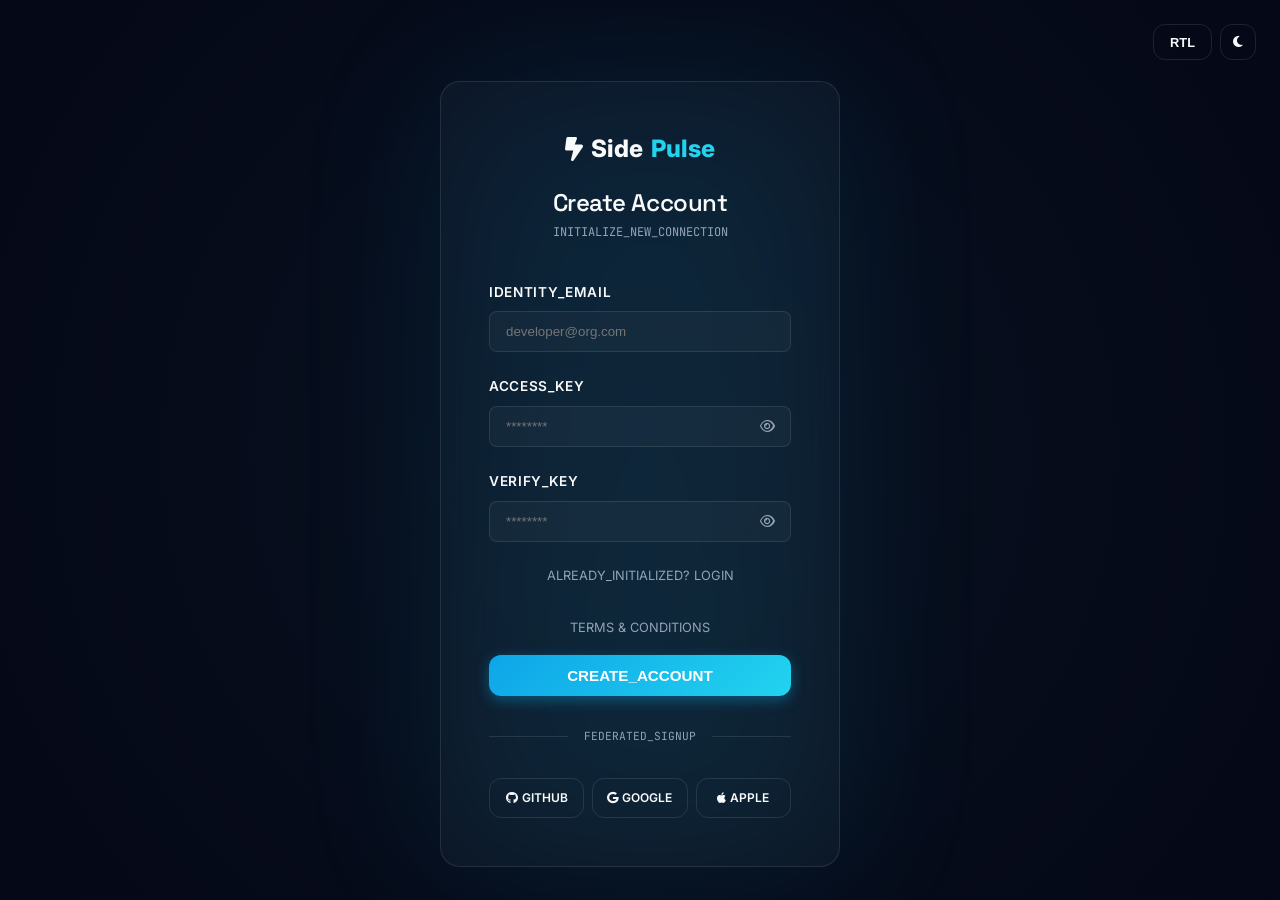
<file: signup.html>
<!DOCTYPE html>
<html lang="en">
<head>
    <meta charset="UTF-8">
    <meta name="viewport" content="width=device-width, initial-scale=1.0">
    <title>Sign Up | SidePulse Console</title>
    <link rel="icon" type="image/svg+xml" href="favicon.svg">
    <link rel="preconnect" href="https://fonts.googleapis.com">
    <link rel="preconnect" href="https://fonts.gstatic.com" crossorigin>
    <link href="https://fonts.googleapis.com/css2?family=Inter:wght@400;500;600;700&family=JetBrains+Mono:wght@400;700&family=Space+Grotesk:wght@500;700&display=swap" rel="stylesheet">
    <link rel="stylesheet" href="https://cdnjs.cloudflare.com/ajax/libs/font-awesome/6.4.0/css/all.min.css">
    <link rel="stylesheet" href="assets/css/style.css">
    <style>
        body {
            min-height: 100vh;
            padding: 5rem 1rem 2rem 1rem;
            display: flex;
            align-items: center;
            justify-content: center;
            background: radial-gradient(circle at center, #081120 0%, #050816 100%);
        }
        .login-card {
            width: 100%;
            max-width: 400px;
            padding: 3rem;
            position: relative;
        }
        .login-card::before {
            content: '';
            position: absolute;
            inset: 0;
            background: var(--gradient-primary);
            filter: blur(80px);
            opacity: 0.1;
            z-index: -1;
        }
        .form-group {
            margin-bottom: 1.5rem;
        }
        .form-label {
            display: block;
            font-size: 0.85rem;
            font-weight: 600;
            margin-bottom: 0.5rem;
            color: var(--text-primary);
            letter-spacing: 0.05em;
        }
        .form-input {
            width: 100%;
            padding: 0.75rem 1rem;
            background: rgba(255, 255, 255, 0.03);
            border: 1px solid var(--glass-border);
            border-radius: 0.5rem;
            color: var(--text-primary);
        }
        .form-input:focus {
            outline: none;
            border-color: var(--accent);
        }
        .password-wrap {
            position: relative;
        }
        .password-wrap .form-input {
            padding-right: 2.75rem;
        }
        .password-eye {
            position: absolute;
            right: 0.85rem;
            top: 0;
            bottom: 0;
            border: none;
            background: transparent;
            color: var(--text-secondary);
            cursor: pointer;
            padding: 0;
            width: 1.25rem;
            height: 1.25rem;
            margin: auto 0;
            display: inline-flex;
            align-items: center;
            justify-content: center;
            line-height: 1;
            transition: color 0.2s ease, transform 0.2s ease;
        }
        .password-eye:hover {
            color: var(--accent);
            transform: scale(1.08);
        }
        .social-login {
            display: grid;
            grid-template-columns: 1fr 1fr 1fr;
            gap: 0.5rem;
            margin-top: 2rem;
        }
        .auth-top-controls {
            position: absolute;
            top: 1.5rem;
            right: 1.5rem;
            display: flex;
            gap: 0.5rem;
            z-index: 10;
        }
        body.light-theme .auth-top-controls .btn-outline {
            color: #e2e8f0;
            border-color: rgba(148, 163, 184, 0.45);
            background: rgba(15, 23, 42, 0.35);
        }
        body.light-theme .auth-top-controls .btn-outline i {
            color: #e2e8f0;
        }
        
        .login-link:hover {
            color: var(--accent) !important;
        }
    </style>
</head>
<body>
    <div class="auth-top-controls">
        <button id="rtlToggle" class="btn btn-outline" style="height: 36px; padding: 0 1rem; font-size: 0.8rem;">RTL</button>
        <button id="themeToggle" class="btn btn-outline" style="width: 36px; height: 36px; padding: 0; font-size: 0.8rem;"><i class="fa-solid fa-moon"></i></button>
    </div>
    <div class="login-card glass-card">
        <div style="text-align: center; margin-bottom: 2.5rem;">
            <a href="index.html" class="logo" style="justify-content: center; margin-bottom: 1rem;">
                <i class="fa-solid fa-bolt-lightning"></i> Side<span>Pulse</span>
            </a>
            <h2 style="font-size: 1.5rem;">Create Account</h2>
            <p class="text-secondary mono" style="font-size: 0.75rem;">INITIALIZE_NEW_CONNECTION</p>
        </div>

        <form action="dashboard.html">
            <div class="form-group">
                <label class="form-label">IDENTITY_EMAIL</label>
                <input type="email" class="form-input" placeholder="developer@org.com" required>
            </div>
            <div class="form-group">
                                <label class="form-label">ACCESS_KEY</label>
                <div class="password-wrap">
                    <input id="accessKeyInputSignup" type="password" class="form-input" placeholder="********" required>
                    <button type="button" class="password-eye" data-target="accessKeyInputSignup" aria-label="Show password">
                        <i class="fa-regular fa-eye"></i>
                    </button>
                </div>
            </div>
            <div class="form-group">
                                <label class="form-label">VERIFY_KEY</label>
                <div class="password-wrap">
                    <input id="verifyKeyInputSignup" type="password" class="form-input" placeholder="********" required>
                    <button type="button" class="password-eye" data-target="verifyKeyInputSignup" aria-label="Show password">
                        <i class="fa-regular fa-eye"></i>
                    </button>
                </div>
            </div>
            <div style="display: flex; justify-content: center; margin-bottom: 2rem;">
                <a href="login.html" class="text-secondary login-link" style="font-size: 0.8rem; text-decoration: none; transition: color 0.3s ease;">ALREADY_INITIALIZED? LOGIN</a>
            </div>
            <div style="display: flex; justify-content: center; margin-bottom: 1rem;">
                <a href="#" class="text-secondary login-link" style="font-size: 0.8rem; text-decoration: none; transition: color 0.3s ease;">TERMS &amp; CONDITIONS</a>
            </div>
            <button type="submit" class="btn btn-primary" style="width: 100%;">CREATE_ACCOUNT</button>
        </form>

        <div style="margin-top: 2rem; text-align: center;">
            <div style="display: flex; align-items: center; gap: 1rem; margin-bottom: 1.5rem;">
                <div style="flex-grow: 1; height: 1px; background: var(--glass-border);"></div>
                <span class="mono" style="font-size: 0.7rem; color: var(--text-secondary);">FEDERATED_SIGNUP</span>
                <div style="flex-grow: 1; height: 1px; background: var(--glass-border);"></div>
            </div>
            <div class="social-login">
                <a href="#" class="btn btn-outline" style="font-size: 0.75rem; padding: 0.6rem 0.2rem;"><i class="fa-brands fa-github" style="margin-right: 4px;"></i> GITHUB</a>
                <a href="#" class="btn btn-outline" style="font-size: 0.75rem; padding: 0.6rem 0.2rem;"><i class="fa-brands fa-google" style="margin-right: 4px;"></i> GOOGLE</a>
                <a href="#" class="btn btn-outline" style="font-size: 0.75rem; padding: 0.6rem 0.2rem;"><i class="fa-brands fa-apple" style="margin-right: 4px;"></i> APPLE</a>
            </div>
        </div>
    </div>

    <script src="assets/js/main.js"></script>
    <script>
        document.querySelectorAll('.password-eye').forEach((eyeBtn) => {
            eyeBtn.addEventListener('click', () => {
                const targetId = eyeBtn.getAttribute('data-target');
                const input = document.getElementById(targetId);
                if (!input) return;
                const isPassword = input.type === 'password';
                input.type = isPassword ? 'text' : 'password';
                eyeBtn.innerHTML = isPassword
                    ? '<i class="fa-regular fa-eye-slash"></i>'
                    : '<i class="fa-regular fa-eye"></i>';
            });
        });
    </script>

</body>
</html>
</file>
<file: assets/css/style.css>
:root {
    /* Colors */
    --primary: #081120;
    --secondary: #0EA5E9;
    --accent: #22D3EE;
    --background: #050816;
    --surface: #111827;
    --text-primary: #F8FAFC;
    --text-secondary: #94A3B8;
    --success: #10B981;
    --warning: #F59E0B;
    --error: #EF4444;

    /* Gradients */
    --gradient-primary: linear-gradient(135deg, #0EA5E9 0%, #22D3EE 100%);
    --gradient-dark: linear-gradient(180deg, #111827 0%, #050816 100%);
    --gradient-glow: radial-gradient(circle at center, rgba(14, 165, 233, 0.15) 0%, transparent 70%);

    /* Shadows & Glassmorphism */
    --glass-bg: rgba(17, 24, 39, 0.7);
    --glass-border: rgba(255, 255, 255, 0.1);
    --shadow-sm: 0 1px 2px 0 rgba(0, 0, 0, 0.05);
    --shadow-md: 0 4px 6px -1px rgba(0, 0, 0, 0.1), 0 2px 4px -1px rgba(0, 0, 0, 0.06);
    --shadow-lg: 0 10px 15px -3px rgba(0, 0, 0, 0.1), 0 4px 6px -2px rgba(0, 0, 0, 0.05);
    --glow-cyan: 0 0 20px rgba(34, 211, 238, 0.3);

    /* Spacing */
    --container-max-width: 1280px;
}

/* Light Theme Overrides */
body.light-theme {
    --primary: #F8FAFC;
    --background: #FFFFFF;
    --surface: #F1F5F9;
    --text-primary: #0F172A;
    --text-secondary: #475569;
    --glass-bg: rgba(255, 255, 255, 0.8);
    --glass-border: rgba(0, 0, 0, 0.1);
    --gradient-dark: linear-gradient(180deg, #F1F5F9 0%, #E2E8F0 100%);
    --gradient-glow: radial-gradient(circle at center, rgba(14, 165, 233, 0.05) 0%, transparent 70%);
}

* {
    margin: 0;
    padding: 0;
    box-sizing: border-box;
}

html {
    scroll-behavior: smooth;
}

body {
    background-color: var(--background);
    color: var(--text-primary);
    font-family: 'Inter', system-ui, -apple-system, sans-serif;
    line-height: 1.6;
    overflow-x: hidden;
}

h1, h2, h3, h4, h5, h6 {
    font-family: 'Space Grotesk', sans-serif;
    font-weight: 550;
    letter-spacing: -0.02em;
}

p, li, label, .text-secondary {
    font-weight: 400;
}

h4, h5, h6 {
    font-weight: 500;
}

.mono {
    font-family: 'JetBrains Mono', monospace;
}

/* Base Layout */
.container {
    max-width: var(--container-max-width);
    margin: 0 auto;
    padding: 0 2rem;
}

section {
    padding: 8rem 0;
}

/* Typography Utils */
.text-gradient {
    background: var(--gradient-primary);
    -webkit-background-clip: text;
    -webkit-text-fill-color: transparent;
    display: inline-block;
}

.text-secondary {
    color: var(--text-secondary);
}

/* Glassmorphism Cards */
.glass-card {
    background: var(--glass-bg);
    backdrop-filter: blur(12px);
    -webkit-backdrop-filter: blur(12px);
    border: 1px solid var(--glass-border);
    border-radius: 1.25rem;
    padding: 2rem;
    transition: all 0.3s ease;
}

.glass-card:hover {
    border-color: rgba(14, 165, 233, 0.3);
    box-shadow: var(--glow-cyan);
    transform: translateY(-4px);
}

/* Buttons */
.btn {
    display: inline-flex;
    align-items: center;
    justify-content: center;
    padding: 0.75rem 1.5rem;
    border-radius: 0.75rem;
    font-weight: 600;
    cursor: pointer;
    transition: all 0.3s ease;
    text-decoration: none;
    font-size: 0.95rem;
}

.btn-primary {
    background: var(--gradient-primary);
    color: #fff;
    border: none;
    box-shadow: 0 4px 14px 0 rgba(14, 165, 233, 0.39);
}

.btn-primary:hover {
    box-shadow: 0 6px 20px rgba(14, 165, 233, 0.5);
    transform: translateY(-2px);
}

.btn-outline {
    background: transparent;
    border: 1px solid var(--glass-border);
    color: var(--text-primary);
}

.btn-outline:hover {
    background: rgba(255, 255, 255, 0.05);
    border-color: var(--text-secondary);
}

/* Navbar */
header {
    position: fixed;
    top: 0;
    left: 0;
    width: 100%;
    z-index: 1000;
    padding: 1.5rem 0;
    transition: all 0.3s ease;
}

header.scrolled {
    padding: 1rem 0;
    background: rgba(5, 8, 22, 0.8);
    backdrop-filter: blur(12px);
    border-bottom: 1px solid var(--glass-border);
}

body.light-theme header.scrolled {
    background: rgba(248, 250, 252, 0.92);
}

nav {
    display: flex;
    justify-content: space-between;
    align-items: center;
}

.logo {
    font-size: 1.5rem;
    font-weight: 800;
    display: flex;
    align-items: center;
    gap: 0.5rem;
    color: var(--text-primary);
    text-decoration: none;
}

.logo span {
    color: var(--accent);
}

.nav-links {
    display: flex;
    align-items: center;
    gap: 1.5rem;
    list-style: none;
}

.nav-links a {
    text-decoration: none;
    color: var(--text-secondary);
    font-weight: 500;
    transition: color 0.3s ease;
    font-size: 0.95rem;
}

.nav-links a:hover, .nav-links a.active {
    color: var(--accent);
}

/* Hero Section */
.hero {
    min-height: 100vh;
    display: flex;
    align-items: center;
    padding-top: 100px;
    background: 
        radial-gradient(circle at 50% 50%, rgba(14, 165, 233, 0.15) 0%, transparent 50%),
        var(--background);
    position: relative;
    overflow: hidden;
    border-bottom: 1px solid rgba(14, 165, 233, 0.2);
    box-shadow: 0 10px 40px -10px rgba(14, 165, 233, 0.15);
}

.page-hero {
    background: 
        radial-gradient(circle at 50% 0%, rgba(14, 165, 233, 0.12) 0%, transparent 70%),
        var(--background);
    position: relative;
    overflow: hidden;
    border-bottom: 1px solid rgba(14, 165, 233, 0.2);
    box-shadow: 0 10px 40px -10px rgba(14, 165, 233, 0.15);
}

.page-hero::before {
    content: '';
    position: absolute;
    inset: 0;
    background-image: 
        linear-gradient(rgba(255, 255, 255, 0.03) 1px, transparent 1px),
        linear-gradient(90deg, rgba(255, 255, 255, 0.03) 1px, transparent 1px);
    background-size: 50px 50px;
    mask-image: radial-gradient(ellipse at top, black, transparent 100%);
    -webkit-mask-image: radial-gradient(ellipse at top, black, transparent 100%);
    pointer-events: none;
}

.hero .container {
    display: flex;
    align-items: center;
    justify-content: space-between;
    gap: 4rem;
}

.hero::before {
    content: '';
    position: absolute;
    inset: 0;
    background-image: 
        linear-gradient(rgba(255, 255, 255, 0.03) 1px, transparent 1px),
        linear-gradient(90deg, rgba(255, 255, 255, 0.03) 1px, transparent 1px);
    background-size: 50px 50px;
    mask-image: radial-gradient(ellipse at center, black, transparent 80%);
    -webkit-mask-image: radial-gradient(ellipse at center, black, transparent 80%);
    pointer-events: none;
}

.hero::after {
    content: '';
    position: absolute;
    width: 200%;
    height: 200%;
    top: -50%;
    left: -50%;
    background: url('https://grainy-gradients.vercel.app/noise.svg');
    opacity: 0.05;
    pointer-events: none;
}

.hero-content {
    flex: 1;
    max-width: 650px;
    position: relative;
    z-index: 2;
}

.hero h1 {
    font-size: 4.5rem;
    line-height: 1.1;
    margin-bottom: 1.5rem;
}

.hero p {
    font-size: 1.25rem;
    color: var(--text-secondary);
    margin-bottom: 2.5rem;
    max-width: 600px;
}

.hero-btns {
    display: flex;
    gap: 1rem;
}

/* Dashboard Preview in Hero */
.hero-visual {
    width: 500px;
    max-width: 100%;
    height: 350px;
    flex: 0 0 500px;
    display: flex;
    align-items: center;
    justify-content: center;
    transform: perspective(1000px) rotateY(-15deg);
    z-index: 1;
    transition: transform 0.5s ease;
}

.hero-visual .glass-card {
    width: 100%;
    margin: 0 auto;
}

#heroChart {
    width: 100% !important;
    height: 200px !important;
    display: block;
}

.hero-visual:hover {
    transform: perspective(1000px) rotateY(-5deg);
}

/* Stats Grid */
.stats-grid {
    display: grid;
    grid-template-columns: repeat(auto-fit, minmax(200px, 1fr));
    gap: 2rem;
}

@media (max-width: 900px) {
    .stats-grid {
        grid-template-columns: repeat(2, minmax(0, 1fr));
    }

    .stat-card {
        text-align: center;
    }
}

@media (min-width: 641px) and (max-width: 1024px) {
    .home-features-grid {
        grid-template-columns: repeat(2, minmax(0, 1fr)) !important;
    }

    .home-feature-card-third {
        grid-column: 1 / -1;
        justify-self: center;
        max-width: 340px;
        width: 100%;
    }
}

@media (max-width: 520px) {
    .stats-grid {
        grid-template-columns: 1fr;
    }
}

.stat-card {
    text-align: left;
}

.stat-value {
    font-size: 2.5rem;
    font-weight: 700;
    margin-bottom: 0.5rem;
    color: var(--accent);
}

.stat-label {
    color: var(--text-secondary);
    text-transform: uppercase;
    font-size: 0.85rem;
    letter-spacing: 0.1em;
}

.pro-card {
    transform: scale(1.05);
    z-index: 2;
}

@media (max-width: 1024px) {
    .pro-card {
        transform: scale(1);
    }
}

/* Animations */
@keyframes pulse {
    0% { transform: scale(1); opacity: 1; }
    50% { transform: scale(1.05); opacity: 0.8; }
    100% { transform: scale(1); opacity: 1; }
}

.pulse-node {
    width: 8px;
    height: 8px;
    background: var(--accent);
    border-radius: 50%;
    display: inline-block;
    box-shadow: 0 0 10px var(--accent);
    animation: pulse 2s infinite;
}

/* Responsive */
@media (max-width: 1024px) {
    .hero h1 { font-size: 3.5rem !important; }
    .hero .container { flex-direction: column; gap: 2rem; }
    .hero-visual {
        display: flex;
        align-items: center;
        justify-content: center;
        flex: 0 0 auto;
        max-width: 560px;
        width: min(560px, 100%);
        height: auto;
        transform: none;
        margin: 0 auto;
    }
    .hero-content { max-width: 100%; text-align: center; margin: 0 auto; }
    .hero-content p { margin-left: auto; margin-right: auto; }
    .hero-btns { justify-content: center; }
}

@media (max-width: 768px) {
    section { padding: 4rem 0; text-align: center; }
    .hero { padding-top: 80px; }
    .hero h1 { font-size: 2.5rem !important; }
    .hero p { font-size: 1.1rem; margin-left: auto; margin-right: auto; }
    .container { padding: 0 1.5rem; }
    .hero-btns { flex-direction: column; align-items: center; }
    .hero-btns .btn { width: 100%; max-width: 300px; }

    .home-dashboard-preview-header {
        flex-direction: column !important;
        align-items: flex-start !important;
        gap: 1rem;
    }

    .home-dashboard-preview-btn {
        align-self: flex-start;
    }
}
/* Global Mobile Menu */
.mobile-menu-toggle {
    display: none;
    font-size: 1.5rem;
    cursor: pointer;
    color: var(--text-primary);
    margin-left: 1rem;
    z-index: 1001;
}

@media (max-width: 1024px) {
    nav {
        align-items: center;
    }

    .mobile-menu-toggle {
        display: flex;
        align-items: center;
        justify-content: center;
        line-height: 1;
        margin-left: 0.5rem;
    }

    .nav-links {
        position: fixed;
        top: 0;
        right: -100%;
        width: 300px;
        height: 100vh;
        background: var(--primary);
        flex-direction: column;
        justify-content: center;
        padding: 4rem 2rem;
        transition: all 0.4s cubic-bezier(0.22, 1, 0.36, 1);
        z-index: 1000;
        box-shadow: -10px 0 30px rgba(0,0,0,0.5);
    }

    .nav-links.active {
        right: 0;
    }

    .nav-links li {
        width: 100%;
    }

    .nav-links a {
        font-size: 1.25rem;
        display: block;
        padding: 1rem 0;
        border-bottom: 1px solid var(--glass-border);
    }

    .nav-links a.btn {
        display: flex;
        align-items: center;
        justify-content: center;
        width: 100%;
        margin-left: 0 !important;
        text-align: center;
    }

    .header-actions {
        display: flex;
        align-items: center;
        gap: 0.5rem;
        margin-left: auto;
        margin-right: 0.5rem;
    }

    .header-actions .btn-primary {
        display: none; /* Hide login button on tablet/mobile */
    }

    .header-actions-mobile {
        display: block !important;
        width: 100%;
        margin-top: 1rem;
    }
}

@media (max-width: 640px) {
    .header-actions {
        display: flex !important;
        align-items: center;
        gap: 0.35rem;
        margin-right: 0.35rem;
    }
    .mobile-menu-toggle {
        display: flex !important;
        align-items: center;
        justify-content: center;
        margin-left: 0.35rem;
    }

    .header-actions .btn {
        padding: 0.45rem 0.75rem !important;
        font-size: 0.75rem !important;
    }
}

/* Footer Section */
.main-footer {
    padding: 6rem 0 2rem;
    background: var(--gradient-dark);
    border-top: 1px solid var(--glass-border);
    position: relative;
    overflow: hidden;
}

.main-footer::before {
    content: '';
    position: absolute;
    top: 0;
    left: 50%;
    transform: translateX(-50%);
    width: 100%;
    height: 1px;
    background: linear-gradient(90deg, transparent, var(--accent), transparent);
}

.footer-grid {
    display: grid;
    grid-template-columns: 2fr 1fr 1fr 1.5fr;
    gap: 4rem;
    margin-bottom: 4rem;
}

.footer-brand .logo {
    margin-bottom: 1.5rem;
}

.footer-brand p {
    color: var(--text-secondary);
    font-size: 0.95rem;
    max-width: 300px;
}

.footer-column h4 {
    color: var(--text-primary);
    font-size: 1.1rem;
    margin-bottom: 1.5rem;
    text-transform: uppercase;
    letter-spacing: 0.05em;
}

.footer-links {
    list-style: none;
}

.footer-links li {
    margin-bottom: 0.75rem;
}

.footer-links a {
    color: var(--text-secondary);
    text-decoration: none;
    font-size: 0.95rem;
    transition: all 0.3s ease;
}

.footer-links a:hover {
    color: var(--accent);
    padding-left: 5px;
}

.social-links {
    display: flex;
    gap: 1.25rem;
    margin-top: 1.5rem;
}

.social-icon {
    display: inline-flex;
    align-items: center;
    justify-content: center;
    color: var(--text-primary);
    font-size: 1.25rem;
    transition: color 0.3s ease;
    text-decoration: none;
}

.social-icon:hover {
    color: var(--accent);
}

.newsletter-form {
    display: flex;
    margin-top: 1.5rem;
}

.newsletter-form input {
    background: transparent;
    border: 1px solid var(--glass-border);
    border-right: none;
    padding: 0.75rem 1rem;
    color: var(--text-primary);
    border-radius: 0.5rem 0 0 0.5rem;
    flex-grow: 1;
    outline: none;
    font-family: inherit;
    font-size: 0.9rem;
    min-width: 0;
}

.newsletter-form input:focus {
    border-color: var(--accent);
}

.newsletter-form button {
    background: var(--gradient-primary);
    border: none;
    color: #fff;
    padding: 0.75rem 1.5rem;
    border-radius: 0 0.5rem 0.5rem 0;
    font-weight: 600;
    cursor: pointer;
    transition: all 0.3s ease;
    font-family: inherit;
}

.newsletter-form button:hover {
    box-shadow: 0 4px 15px rgba(34, 211, 238, 0.4);
}

.footer-bottom {
    padding-top: 2rem;
    border-top: 1px solid var(--glass-border);
    text-align: center;
}

.footer-bottom p {
    font-size: 0.85rem;
    color: var(--text-secondary);
}

@media (max-width: 1024px) {
    .footer-grid {
        grid-template-columns: 1fr 1fr;
        gap: 3rem;
    }
}

@media (max-width: 640px) {
    .footer-grid {
        grid-template-columns: 1fr;
        gap: 2.5rem;
        text-align: left;
    }
    
    .social-links {
        justify-content: flex-start;
    }
}
</file>
